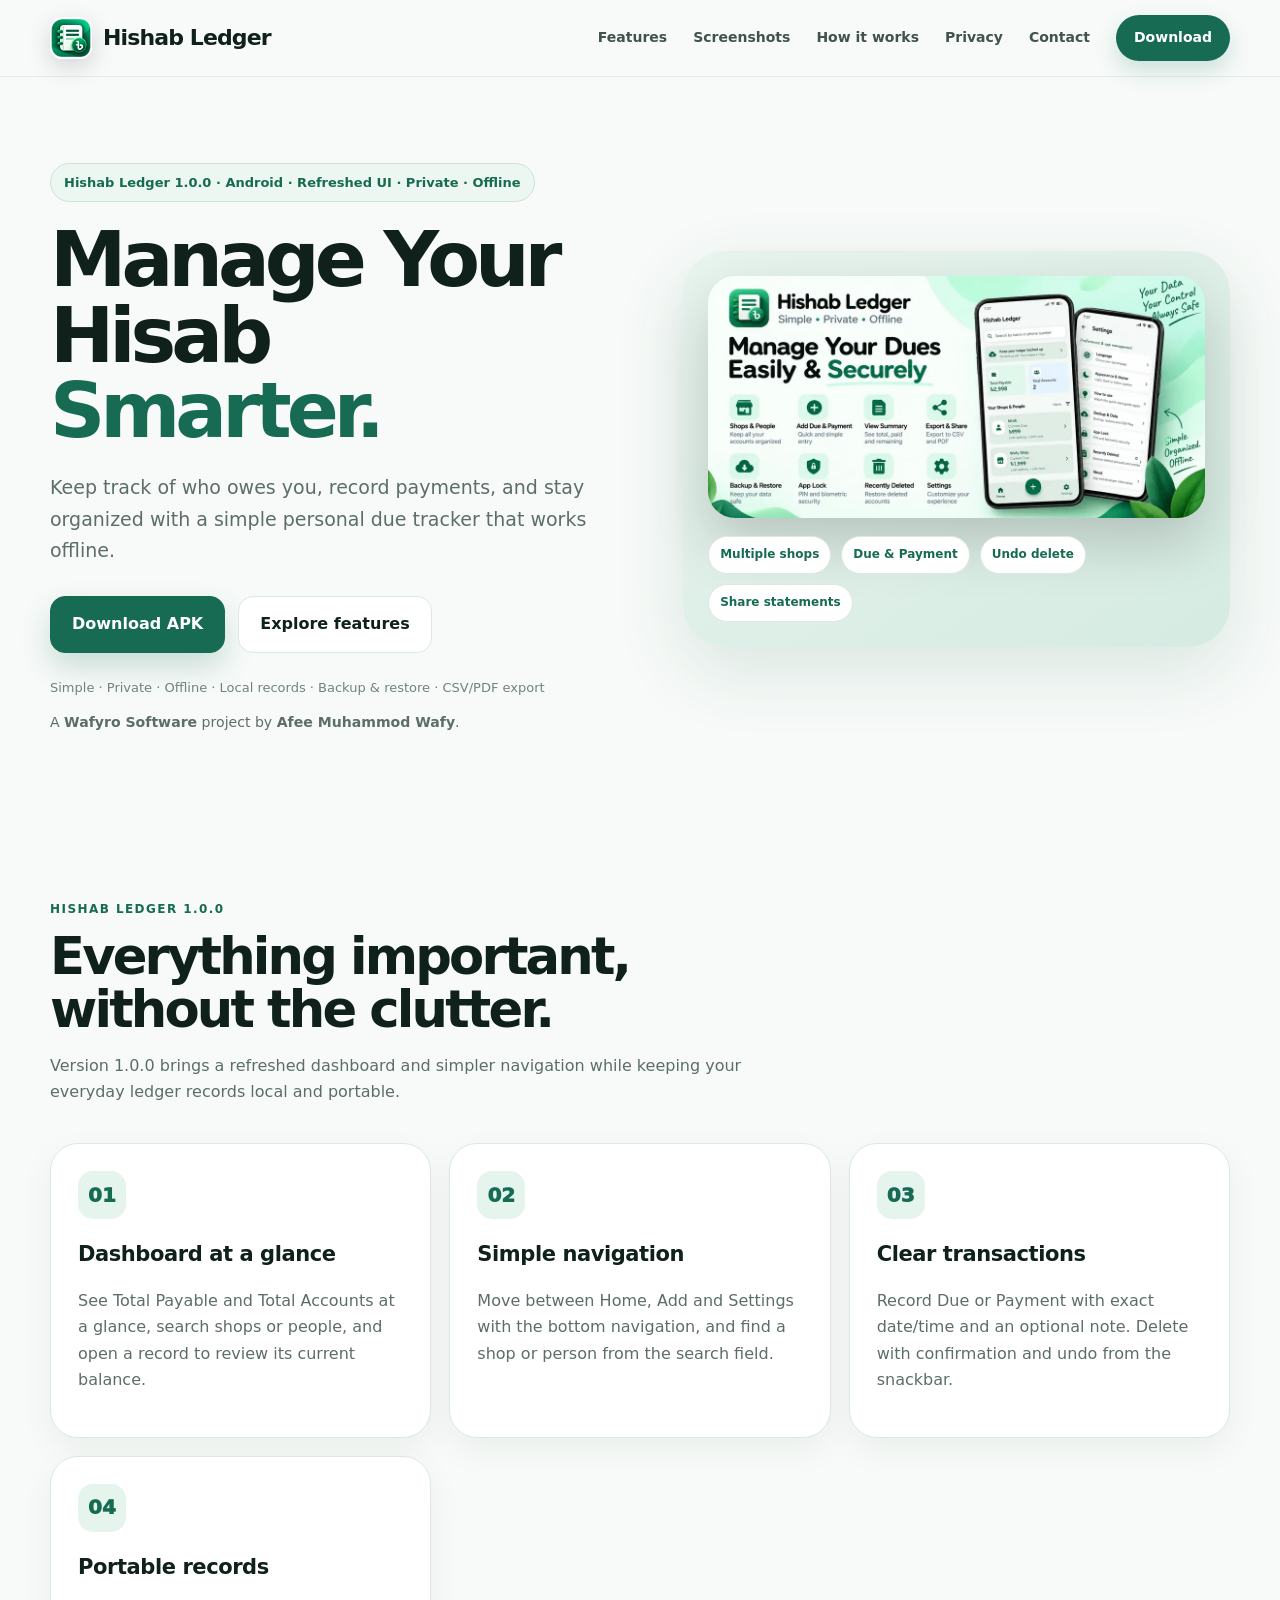
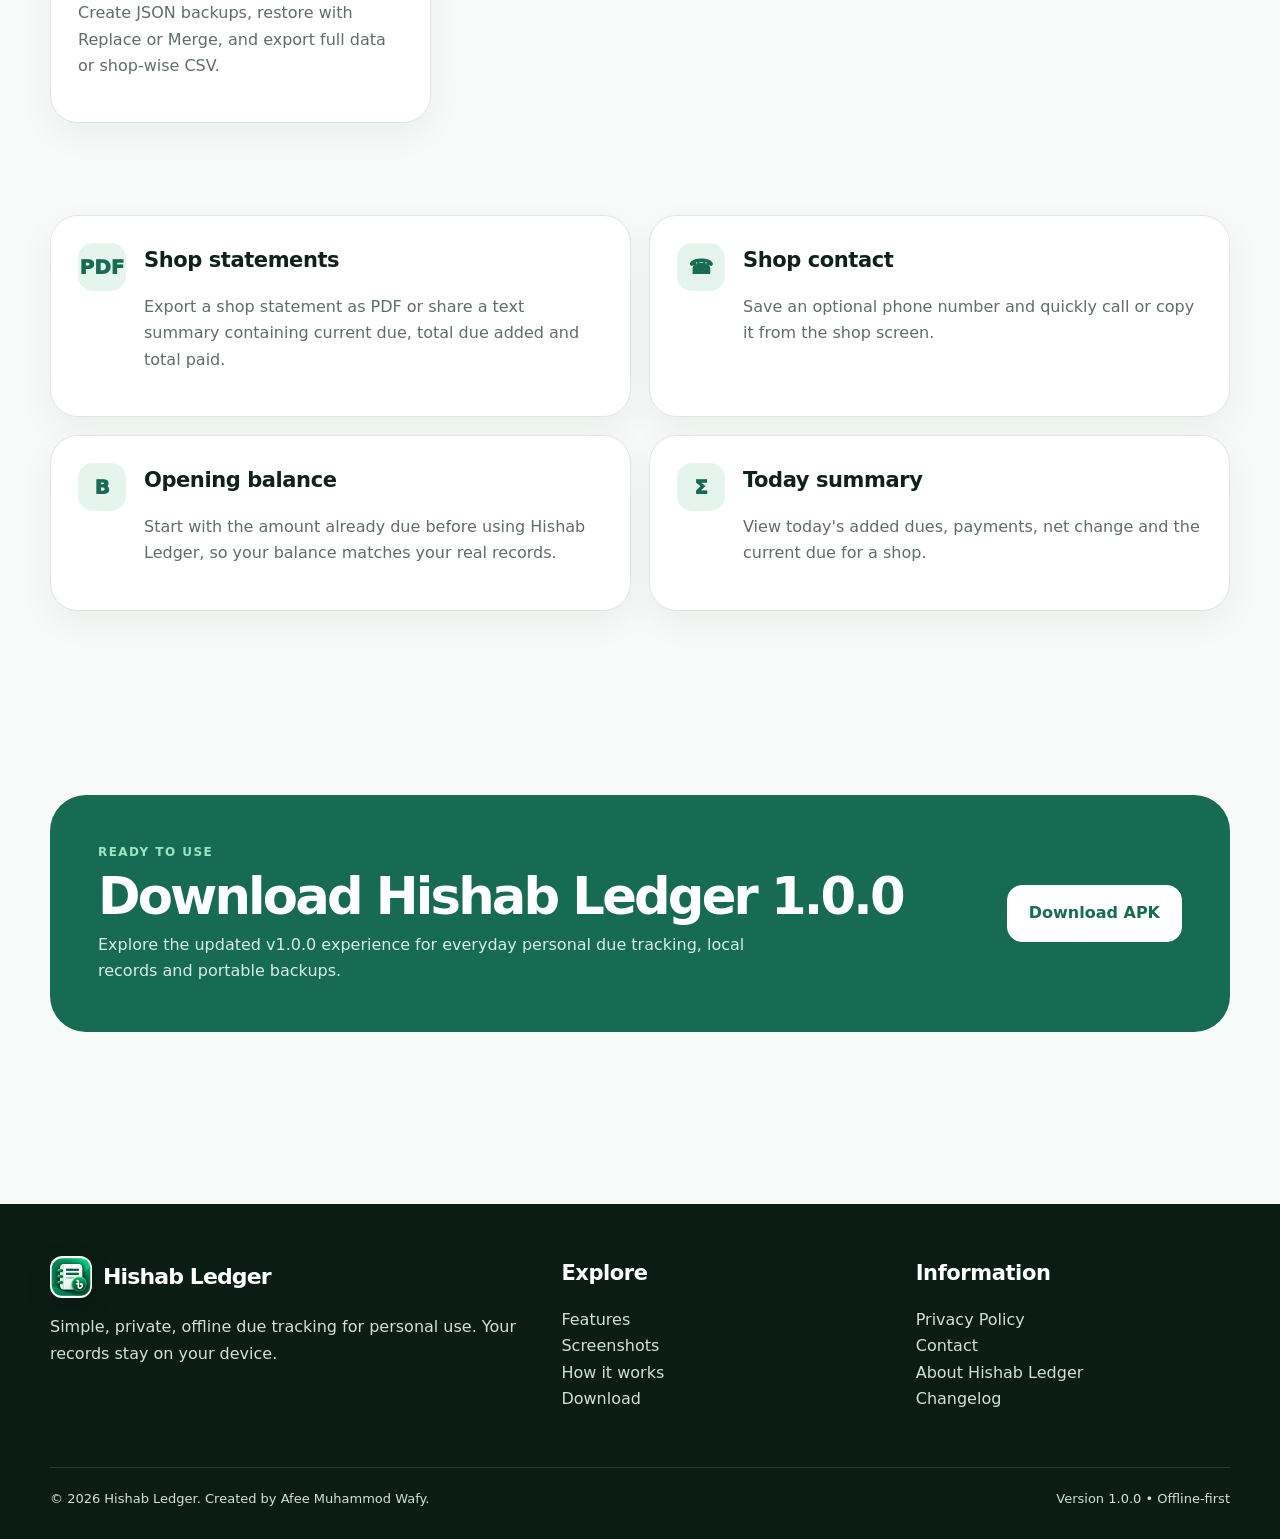
<file: index.html>
<!doctype html>
<html lang="en">
<head>
<meta charset="utf-8">
<meta name="viewport" content="width=device-width, initial-scale=1">
<title>Hishab Ledger | Private Offline Hisab & Due Tracker — Wafyro Software</title>
<meta name="description" content="Hishab Ledger is a private, offline-first Android app for personal hisab, shop due and payment tracking, built by Wafyro Software.">
<meta name="robots" content="index,follow">
<meta name="author" content="Afee Muhammod Wafy">
<link rel="canonical" href="https://hishabledger.amwafy.xyz/">
<meta property="og:locale" content="en_US">
<meta property="og:type" content="website">
<meta property="og:site_name" content="Hishab Ledger">
<meta property="og:title" content="Hishab Ledger 1.0.0 — Smarter Offline Hisab & Due Tracker for Android">
<meta property="og:description" content="Hishab Ledger is a private, offline Android hisab and due tracker for shops and people. Track dues, payments, balances, statements and backups locally.">
<meta property="og:url" content="https://hishabledger.amwafy.xyz/">
<meta property="og:image" content="https://hishabledger.amwafy.xyz/assets/feature-graphic.webp">
<meta property="og:image:alt" content="Hishab Ledger Android app feature graphic">
<meta property="og:image:width" content="1024">
<meta property="og:image:height" content="500">
<meta name="twitter:card" content="summary_large_image">
<meta name="twitter:title" content="Hishab Ledger 1.0.0 — Smarter Offline Hisab & Due Tracker for Android">
<meta name="twitter:description" content="Hishab Ledger is a private, offline Android hisab and due tracker for shops and people. Track dues, payments, balances, statements and backups locally.">
<meta name="twitter:image:alt" content="Hishab Ledger Android app feature graphic">
<meta name="twitter:image" content="https://hishabledger.amwafy.xyz/assets/feature-graphic.webp">
<link rel="icon" type="image/x-icon" href="favicon.ico">
<link rel="icon" type="image/webp" sizes="48x48" href="assets/favicon-48x48.webp">
<link rel="icon" type="image/png" sizes="32x32" href="assets/favicon-32x32.png">
<link rel="icon" type="image/png" sizes="16x16" href="assets/favicon-16x16.png">
<link rel="apple-touch-icon" href="assets/apple-touch-icon.png">
<link rel="manifest" href="site.webmanifest">
<meta name="mobile-web-app-capable" content="yes">
<meta name="theme-color" content="#0f5942">

<link rel="preload" as="image" href="assets/hishabledger-icon.webp" fetchpriority="high">
<link rel="preload" as="image" href="assets/feature-graphic.webp" fetchpriority="high">
<link rel="stylesheet" href="styles.css">
<script type="application/ld+json">{
  "@context":"https://schema.org",
  "@graph":[
    {
      "@type":"WebSite",
      "@id":"https://hishabledger.amwafy.xyz/#website",
      "name":"Hishab Ledger",
      "url":"https://hishabledger.amwafy.xyz/",
      "publisher":{"@id":"https://hishabledger.amwafy.xyz/#organization"},
      "inLanguage":"en"
    },
    {
      "@type":"Organization",
      "@id":"https://hishabledger.amwafy.xyz/#organization",
      "name":"Wafyro Software",
      "url":"https://amwafy.xyz/",
      "sameAs":["https://amwafy.xyz/"],
      "founder":{"@id":"https://hishabledger.amwafy.xyz/#person"}
    },
    {
      "@type":"Person",
      "@id":"https://hishabledger.amwafy.xyz/#person",
      "name":"Afee Muhammod Wafy",
      "url":"https://afeemuhammodwafy.com/",
      "sameAs":["https://afeemuhammodwafy.com/"],
      "worksFor":{"@id":"https://hishabledger.amwafy.xyz/#organization"}
    },
    {
      "@type":"SoftwareApplication",
      "name":"Hishab Ledger",
      "applicationCategory":"FinanceApplication",
      "operatingSystem":"Android",
      "softwareVersion":"1.0.0",
      "description":"A simple, private, offline personal hisab and due tracker for shops and people.",
      "identifier":"com.wafyro.hishabledger",
      "url":"https://hishabledger.amwafy.xyz/",
      "author":{"@id":"https://hishabledger.amwafy.xyz/#person"},
      "publisher":{"@id":"https://hishabledger.amwafy.xyz/#organization"},
      "brand":{"@id":"https://hishabledger.amwafy.xyz/#organization"},
      "offers":{"@type":"Offer","price":"0","priceCurrency":"USD"}
    }
  ]
}</script>
</head>
<body>
<header class="nav">
  <div class="container nav-in">
    <a class="brand" href="/" aria-label="Hishab Ledger home"><span class="logo"><img src="assets/hishabledger-icon.webp" alt="" width="42" height="42" loading="eager" decoding="async" fetchpriority="high"></span><span>Hishab Ledger</span></a>
    <button class="menu" data-menu aria-label="Open navigation" aria-expanded="false">☰</button>
    <nav class="navlinks" data-links>
      <a href="features/">Features</a>
      <a href="screenshots/">Screenshots</a>
      <a href="how-it-works/">How it works</a>
      <a href="privacy/">Privacy</a>
      <a href="contact/">Contact</a>
      <a class="nav-cta" href="download/">Download</a>
    </nav>
  </div>
</header>
<main>
<section class="hero"><div class="container hero-grid">
  <div>
    <div class="eyebrow">Hishab Ledger 1.0.0 · Android · Refreshed UI · Private · Offline</div>
    <h1>Manage Your Hisab<br><span>Smarter.</span></h1>
    <p class="lead">Keep track of who owes you, record payments, and stay organized with a simple personal due tracker that works offline.</p>
    <div class="actions"><a class="btn btn-primary" href="assets/hishabledger.apk" download="hishabledger.apk">Download APK</a><a class="btn btn-soft" href="features/">Explore features</a></div>
    <p class="note">Simple · Private · Offline · Local records · Backup & restore · CSV/PDF export</p>
    <p class="micro-note">A <strong>Wafyro Software</strong> project by <strong>Afee Muhammod Wafy</strong>.</p>
  </div>
  <div class="hero-art"><img src="assets/feature-graphic.webp" alt="Hishab Ledger feature graphic showing personal due tracking, payments and records" loading="eager" decoding="async" fetchpriority="high"><div class="pill-row"><span class="pill">Multiple shops</span><span class="pill">Due & Payment</span><span class="pill">Undo delete</span><span class="pill">Share statements</span></div></div>
</div></section>
<section class="section"><div class="container"><div class="section-head"><div class="kicker">Hishab Ledger 1.0.0</div><h2>Everything important, without the clutter.</h2><p class="muted">Version 1.0.0 brings a refreshed dashboard and simpler navigation while keeping your everyday ledger records local and portable.</p></div>
<div class="grid-3">
<div class="card"><div class="icon">01</div><h3>Dashboard at a glance</h3><p class="muted">See Total Payable and Total Accounts at a glance, search shops or people, and open a record to review its current balance.</p></div>
<div class="card"><div class="icon">02</div><h3>Simple navigation</h3><p class="muted">Move between Home, Add and Settings with the bottom navigation, and find a shop or person from the search field.</p></div>
<div class="card"><div class="icon">03</div><h3>Clear transactions</h3><p class="muted">Record Due or Payment with exact date/time and an optional note. Delete with confirmation and undo from the snackbar.</p></div>
<div class="card"><div class="icon">04</div><h3>Portable records</h3><p class="muted">Create JSON backups, restore with Replace or Merge, and export full data or shop-wise CSV.</p></div>
</div></div></section>
<section class="section" style="padding-top:0"><div class="container"><div class="feature-grid">
<div class="card feature"><div class="icon">PDF</div><div><h3>Shop statements</h3><p class="muted">Export a shop statement as PDF or share a text summary containing current due, total due added and total paid.</p></div></div>
<div class="card feature"><div class="icon">☎</div><div><h3>Shop contact</h3><p class="muted">Save an optional phone number and quickly call or copy it from the shop screen.</p></div></div>
<div class="card feature"><div class="icon">B</div><div><h3>Opening balance</h3><p class="muted">Start with the amount already due before using Hishab Ledger, so your balance matches your real records.</p></div></div>
<div class="card feature"><div class="icon">Σ</div><div><h3>Today summary</h3><p class="muted">View today's added dues, payments, net change and the current due for a shop.</p></div></div>
</div></div></section>
<section class="section"><div class="container"><div class="band"><div><div class="kicker" style="color:#9ce4c6">Ready to use</div><h2 style="margin:8px 0;color:#fff">Download Hishab Ledger 1.0.0</h2><p>Explore the updated v1.0.0 experience for everyday personal due tracking, local records and portable backups.</p></div><a class="btn" href="download/">Download APK</a></div></div></section>
</main>
<footer class="footer">
  <div class="container footer-grid">
    <div><div class="brand" style="color:#fff"><span class="logo"><img src="assets/hishabledger-icon.webp" alt="" width="42" height="42" loading="eager" decoding="async" fetchpriority="high"></span><span>Hishab Ledger</span></div><p>Simple, private, offline due tracking for personal use. Your records stay on your device.</p></div>
    <div><h3>Explore</h3><p><a href="features/">Features</a><br><a href="screenshots/">Screenshots</a><br><a href="how-it-works/">How it works</a><br><a href="download/">Download</a></p></div>
    <div><h3>Information</h3><p><a href="privacy/">Privacy Policy</a><br><a href="contact/">Contact</a><br><a href="about/">About Hishab Ledger</a><br><a href="changelog/">Changelog</a></p></div>
  </div>
  <div class="container footer-bottom"><span>© 2026 Hishab Ledger. Created by Afee Muhammod Wafy.</span><span>Version 1.0.0 • Offline-first</span></div>
</footer>
<script src="script.js"></script>
</body>
</html>
</file>
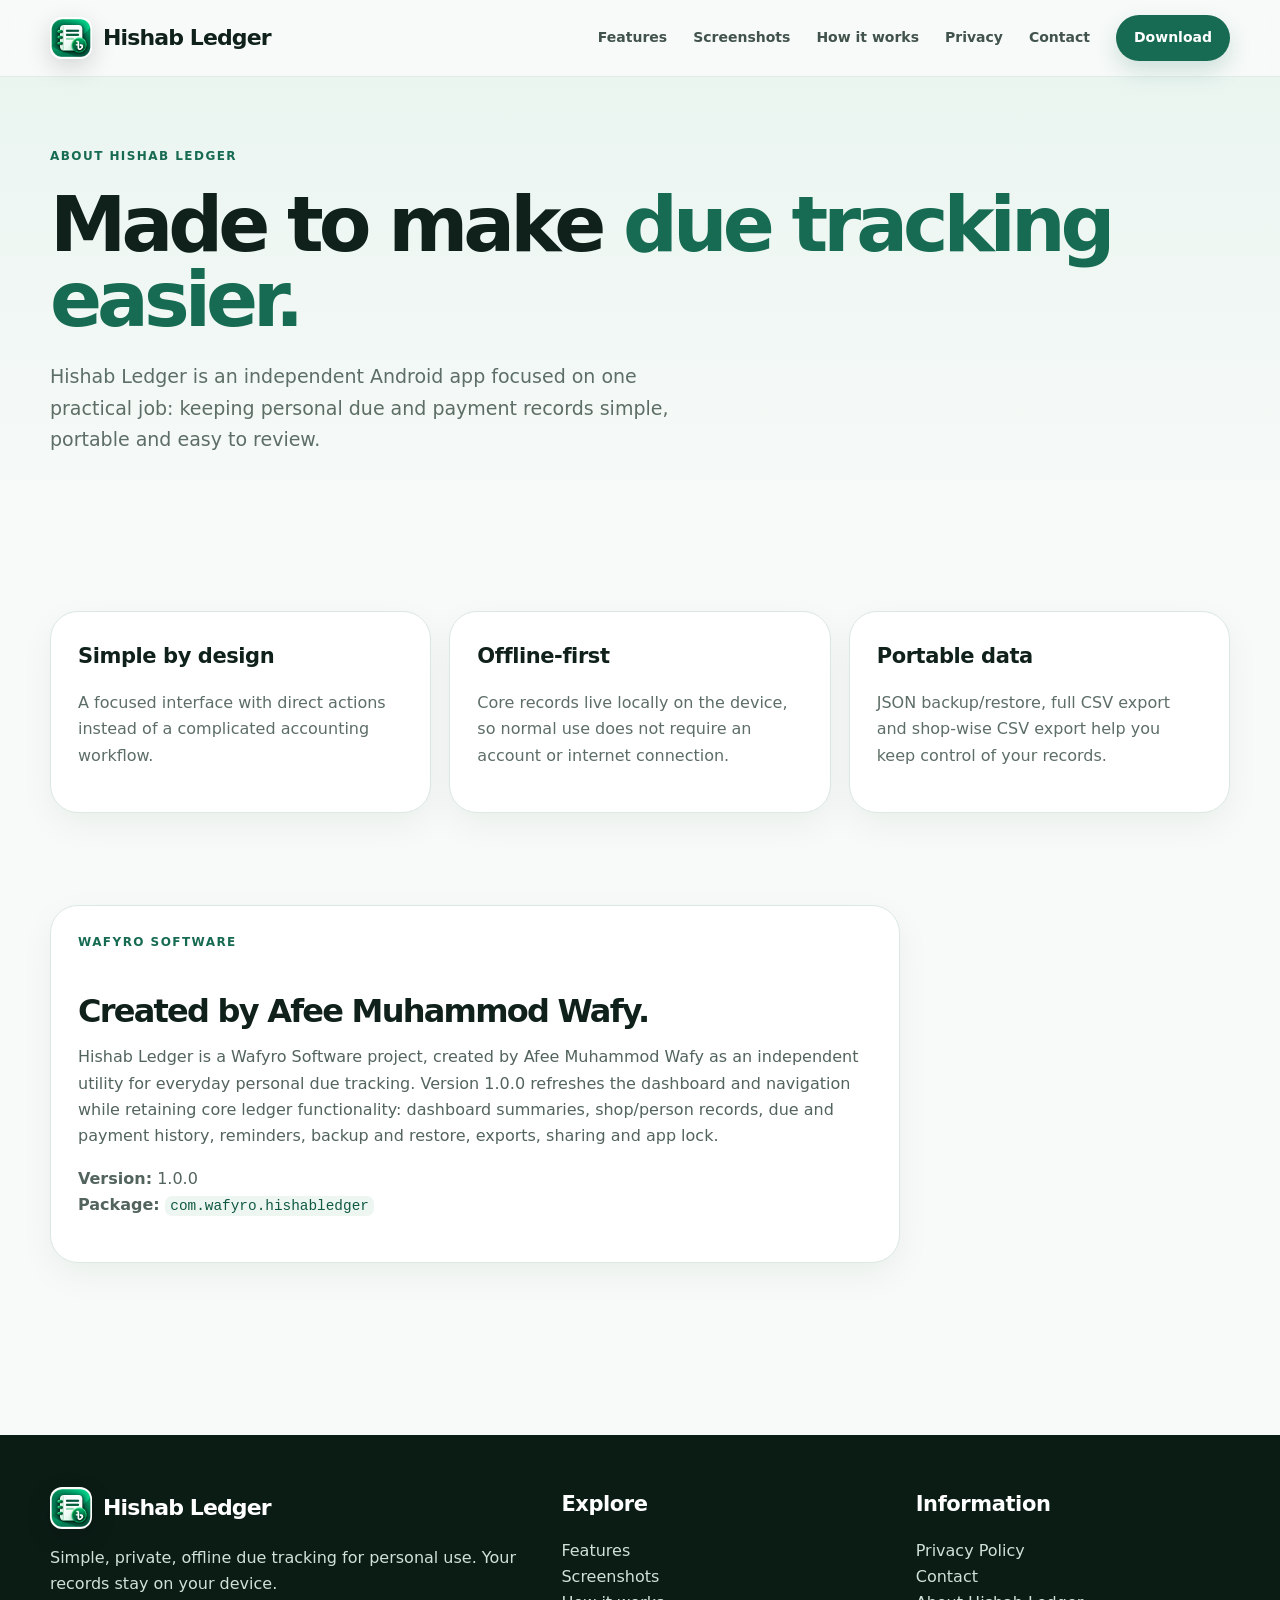
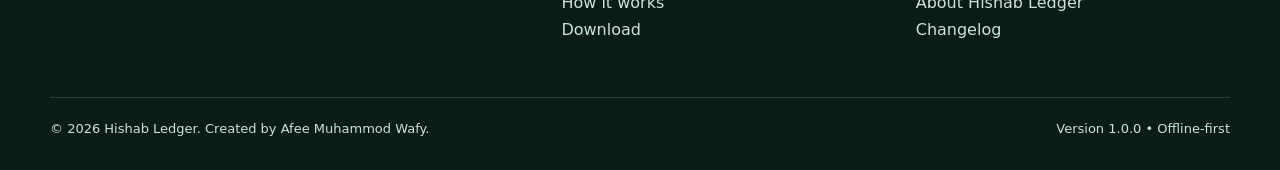
<file: about/index.html>
<!doctype html>
<html lang="en">
<head>
<meta charset="utf-8">
<meta name="viewport" content="width=device-width, initial-scale=1">
<title>About Hishab Ledger — Private Offline Hisab App | Wafyro Software</title>
<meta name="description" content="Learn about Hishab Ledger, an Android app for simple private and offline hisab, shop due and payment tracking, built by Afee Muhammod Wafy under Wafyro Software.">
<meta name="robots" content="index,follow">
<meta name="author" content="Afee Muhammod Wafy">
<link rel="canonical" href="https://hishabledger.amwafy.xyz/about/">
<meta property="og:locale" content="en_US">
<meta property="og:type" content="website">
<meta property="og:site_name" content="Hishab Ledger">
<meta property="og:title" content="About Hishab Ledger — Private Offline Due Tracking App">
<meta property="og:description" content="Learn about Hishab Ledger, an Android app for simple private and offline hisab, shop due and payment tracking, built by Afee Muhammod Wafy under Wafyro Software.">
<meta property="og:url" content="https://hishabledger.amwafy.xyz/about/">
<meta property="og:image" content="https://hishabledger.amwafy.xyz/assets/feature-graphic.webp">
<meta property="og:image:alt" content="Hishab Ledger Android app feature graphic">
<meta property="og:image:width" content="1024">
<meta property="og:image:height" content="500">
<meta name="twitter:card" content="summary_large_image">
<meta name="twitter:title" content="About Hishab Ledger — Private Offline Due Tracking App">
<meta name="twitter:description" content="Learn about Hishab Ledger, an Android app for simple private and offline hisab, shop due and payment tracking, built by Afee Muhammod Wafy under Wafyro Software.">
<meta name="twitter:image:alt" content="Hishab Ledger Android app feature graphic">
<meta name="twitter:image" content="https://hishabledger.amwafy.xyz/assets/feature-graphic.webp">
<link rel="icon" type="image/x-icon" href="../favicon.ico">
<link rel="icon" type="image/webp" sizes="48x48" href="../assets/favicon-48x48.webp">
<link rel="icon" type="image/png" sizes="32x32" href="../assets/favicon-32x32.png">
<link rel="icon" type="image/png" sizes="16x16" href="../assets/favicon-16x16.png">
<link rel="apple-touch-icon" href="../assets/apple-touch-icon.png">
<link rel="manifest" href="../site.webmanifest">
<meta name="mobile-web-app-capable" content="yes">
<meta name="theme-color" content="#0f5942">

<link rel="preload" as="image" href="../assets/hishabledger-icon.webp" fetchpriority="high">
<link rel="stylesheet" href="../styles.css">

</head>
<body>
<header class="nav">
  <div class="container nav-in">
    <a class="brand" href="../" aria-label="Hishab Ledger home"><span class="logo"><img src="../assets/hishabledger-icon.webp" alt="" width="42" height="42" loading="eager" decoding="async" fetchpriority="high"></span><span>Hishab Ledger</span></a>
    <button class="menu" data-menu aria-label="Open navigation" aria-expanded="false">☰</button>
    <nav class="navlinks" data-links>
      <a href="../features/">Features</a>
      <a href="../screenshots/">Screenshots</a>
      <a href="../how-it-works/">How it works</a>
      <a href="../privacy/">Privacy</a>
      <a href="../contact/">Contact</a>
      <a class="nav-cta" href="../download/">Download</a>
    </nav>
  </div>
</header>
<main>
<section class="page-hero"><div class="container"><div class="kicker">About Hishab Ledger</div><h1>Made to make <span>due tracking easier.</span></h1><p class="lead">Hishab Ledger is an independent Android app focused on one practical job: keeping personal due and payment records simple, portable and easy to review.</p></div></section>
<section class="section"><div class="container grid-3">
<div class="card"><h3>Simple by design</h3><p class="muted">A focused interface with direct actions instead of a complicated accounting workflow.</p></div>
<div class="card"><h3>Offline-first</h3><p class="muted">Core records live locally on the device, so normal use does not require an account or internet connection.</p></div>
<div class="card"><h3>Portable data</h3><p class="muted">JSON backup/restore, full CSV export and shop-wise CSV export help you keep control of your records.</p></div>
</div></section>
<section class="section" style="padding-top:0"><div class="container"><div class="card prose"><div class="kicker">Wafyro Software</div><h2>Created by <a href="https://afeemuhammodwafy.com/" rel="me">Afee Muhammod Wafy</a>.</h2><p>Hishab Ledger is a <a href="https://amwafy.xyz/" rel="external">Wafyro Software</a> project, created by Afee Muhammod Wafy as an independent utility for everyday personal due tracking. Version 1.0.0 refreshes the dashboard and navigation while retaining core ledger functionality: dashboard summaries, shop/person records, due and payment history, reminders, backup and restore, exports, sharing and app lock.</p><p><strong>Version:</strong> 1.0.0<br><strong>Package:</strong> <code>com.wafyro.hishabledger</code></p></div></div></section>
</main>
<footer class="footer">
  <div class="container footer-grid">
    <div><div class="brand" style="color:#fff"><span class="logo"><img src="../assets/hishabledger-icon.webp" alt="" width="42" height="42" loading="eager" decoding="async" fetchpriority="high"></span><span>Hishab Ledger</span></div><p>Simple, private, offline due tracking for personal use. Your records stay on your device.</p></div>
    <div><h3>Explore</h3><p><a href="../features/">Features</a><br><a href="../screenshots/">Screenshots</a><br><a href="../how-it-works/">How it works</a><br><a href="../download/">Download</a></p></div>
    <div><h3>Information</h3><p><a href="../privacy/">Privacy Policy</a><br><a href="../contact/">Contact</a><br><a href="../about/">About Hishab Ledger</a><br><a href="../changelog/">Changelog</a></p></div>
  </div>
  <div class="container footer-bottom"><span>© 2026 Hishab Ledger. Created by Afee Muhammod Wafy.</span><span>Version 1.0.0 • Offline-first</span></div>
</footer>
<script src="../script.js"></script>
</body>
</html>
</file>
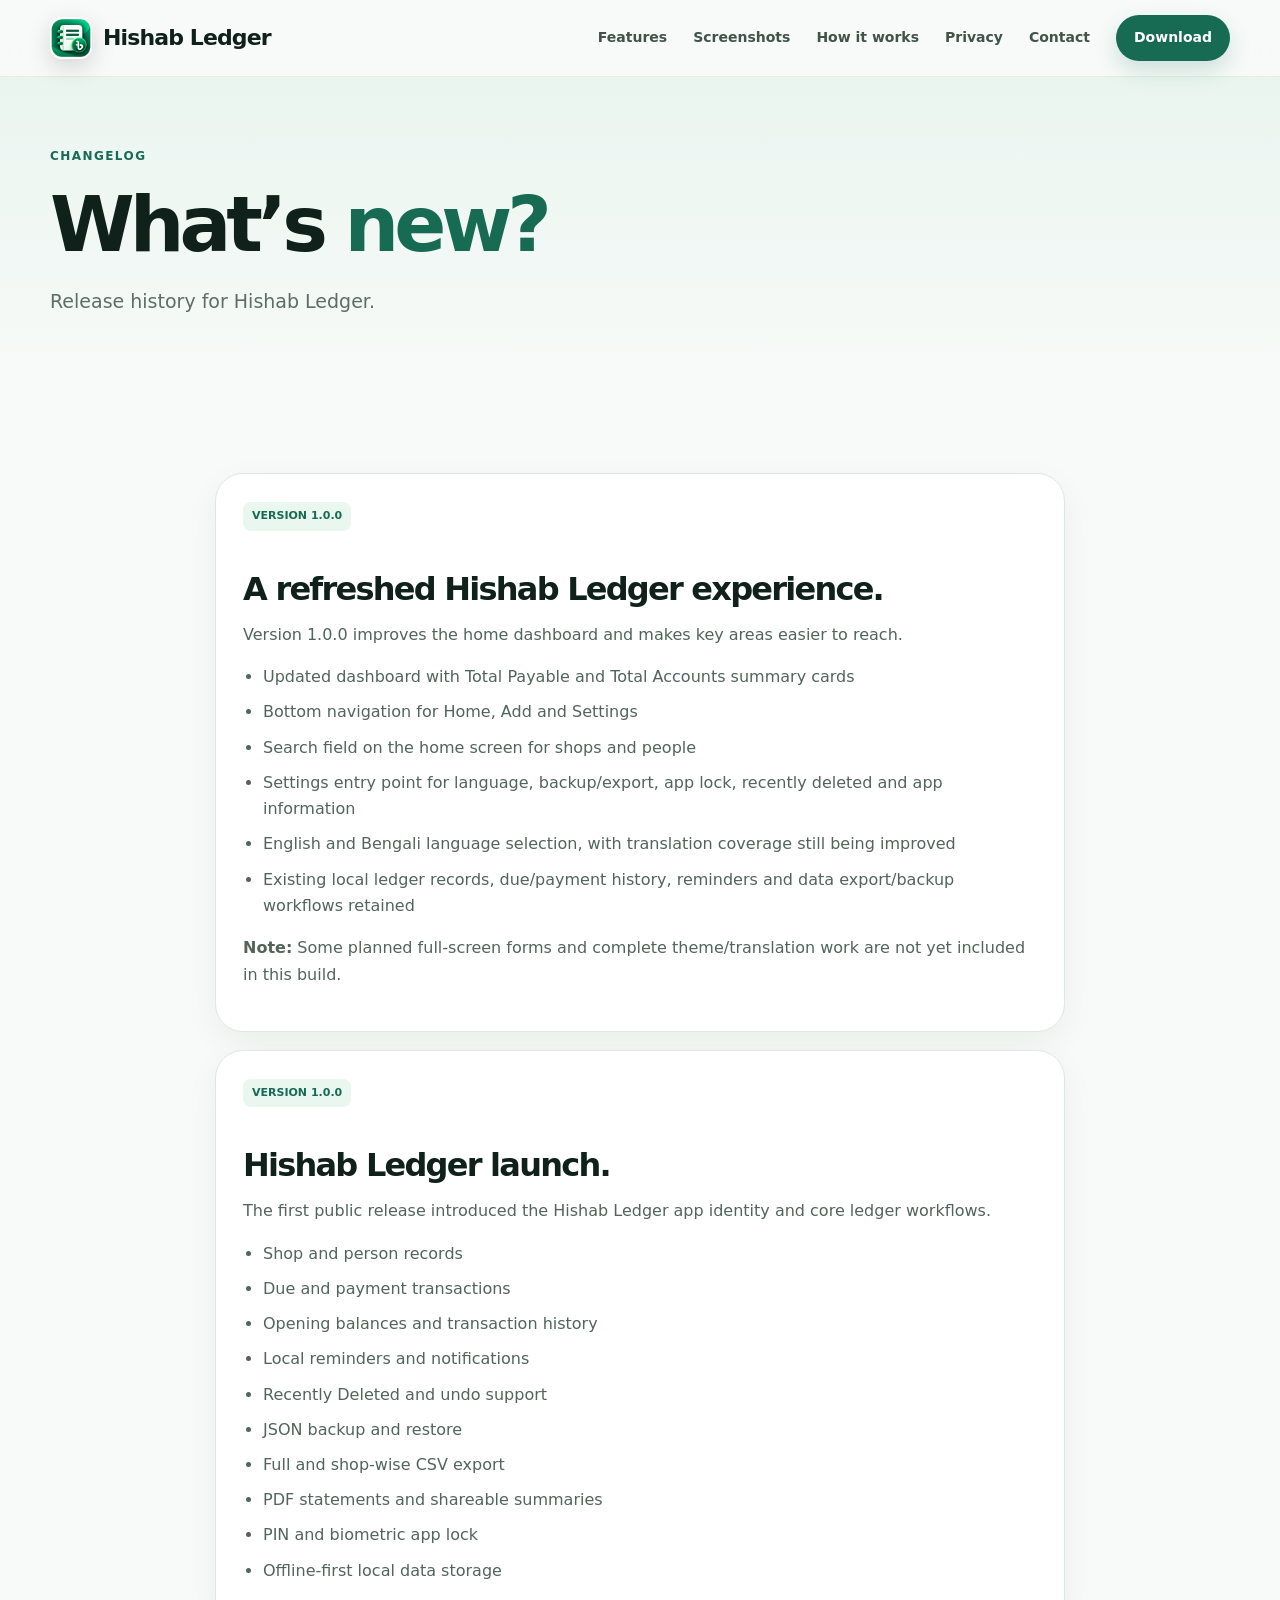
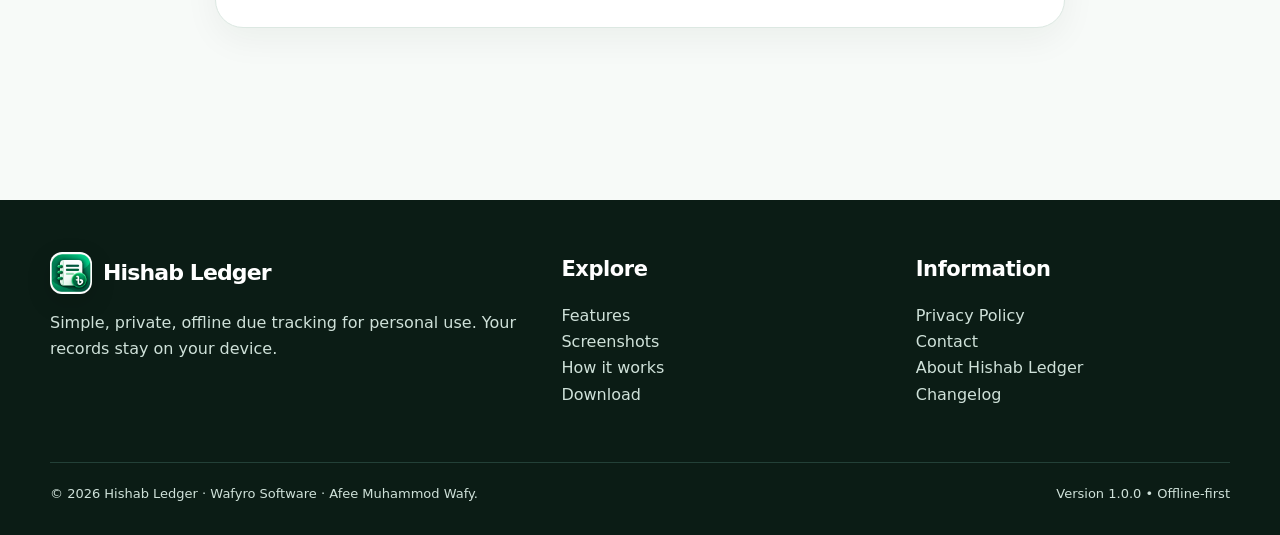
<file: changelog/index.html>
<!doctype html>
<html lang="en">
<head>
<meta charset="utf-8">
<meta name="viewport" content="width=device-width, initial-scale=1">
<title>Hishab Ledger Changelog — Release History</title>
<meta name="description" content="See Hishab Ledger release history, including transaction management, statements, PDF/CSV export, sharing and backup and restore improvements.">
<meta name="robots" content="index,follow">
<meta name="author" content="Afee Muhammod Wafy">
<link rel="canonical" href="https://hishabledger.amwafy.xyz/changelog/">
<meta property="og:locale" content="en_US">
<meta property="og:type" content="website">
<meta property="og:site_name" content="Hishab Ledger">
<meta property="og:title" content="Hishab Ledger Changelog — Release History">
<meta property="og:description" content="See Hishab Ledger release history, including transaction management, statements, PDF/CSV export, sharing and backup and restore improvements.">
<meta property="og:url" content="https://hishabledger.amwafy.xyz/changelog/">
<meta property="og:image" content="https://hishabledger.amwafy.xyz/assets/feature-graphic.webp">
<meta property="og:image:alt" content="Hishab Ledger Android app feature graphic">
<meta property="og:image:width" content="1024">
<meta property="og:image:height" content="500">
<meta name="twitter:card" content="summary_large_image">
<meta name="twitter:title" content="Hishab Ledger Changelog — Release History">
<meta name="twitter:description" content="See Hishab Ledger release history, including transaction management, statements, PDF/CSV export, sharing and backup and restore improvements.">
<meta name="twitter:image:alt" content="Hishab Ledger Android app feature graphic">
<meta name="twitter:image" content="https://hishabledger.amwafy.xyz/assets/feature-graphic.webp">
<link rel="icon" type="image/x-icon" href="../favicon.ico">
<link rel="icon" type="image/webp" sizes="48x48" href="../assets/favicon-48x48.webp">
<link rel="icon" type="image/png" sizes="32x32" href="../assets/favicon-32x32.png">
<link rel="icon" type="image/png" sizes="16x16" href="../assets/favicon-16x16.png">
<link rel="apple-touch-icon" href="../assets/apple-touch-icon.png">
<link rel="manifest" href="../site.webmanifest">
<meta name="mobile-web-app-capable" content="yes">
<meta name="theme-color" content="#0f5942">

<link rel="preload" as="image" href="../assets/hishabledger-icon.webp" fetchpriority="high">
<link rel="stylesheet" href="../styles.css">

</head>
<body>
<header class="nav">
  <div class="container nav-in">
    <a class="brand" href="../" aria-label="Hishab Ledger home"><span class="logo"><img src="../assets/hishabledger-icon.webp" alt="" width="42" height="42" loading="eager" decoding="async" fetchpriority="high"></span><span>Hishab Ledger</span></a>
    <button class="menu" data-menu aria-label="Open navigation" aria-expanded="false">☰</button>
    <nav class="navlinks" data-links>
      <a href="../features/">Features</a>
      <a href="../screenshots/">Screenshots</a>
      <a href="../how-it-works/">How it works</a>
      <a href="../privacy/">Privacy</a>
      <a href="../contact/">Contact</a>
      <a class="nav-cta" href="../download/">Download</a>
    </nav>
  </div>
</header>
<main>
<section class="page-hero"><div class="container"><div class="kicker">Changelog</div><h1>What’s <span>new?</span></h1><p class="lead">Release history for Hishab Ledger.</p></div></section>
<section class="section"><div class="container prose">
<div class="card"><span class="badge">VERSION 1.0.0</span><h2>A refreshed Hishab Ledger experience.</h2><p>Version 1.0.0 improves the home dashboard and makes key areas easier to reach.</p><ul>
<li>Updated dashboard with Total Payable and Total Accounts summary cards</li>
<li>Bottom navigation for Home, Add and Settings</li>
<li>Search field on the home screen for shops and people</li>
<li>Settings entry point for language, backup/export, app lock, recently deleted and app information</li>
<li>English and Bengali language selection, with translation coverage still being improved</li>
<li>Existing local ledger records, due/payment history, reminders and data export/backup workflows retained</li>
</ul><p><strong>Note:</strong> Some planned full-screen forms and complete theme/translation work are not yet included in this build.</p></div>
<div class="card" style="margin-top:18px"><span class="badge">VERSION 1.0.0</span><h2>Hishab Ledger launch.</h2><p>The first public release introduced the Hishab Ledger app identity and core ledger workflows.</p><ul>
<li>Shop and person records</li><li>Due and payment transactions</li><li>Opening balances and transaction history</li><li>Local reminders and notifications</li><li>Recently Deleted and undo support</li><li>JSON backup and restore</li><li>Full and shop-wise CSV export</li><li>PDF statements and shareable summaries</li><li>PIN and biometric app lock</li><li>Offline-first local data storage</li>
</ul></div>
</div></section>
</main>
<footer class="footer">
  <div class="container footer-grid">
    <div><div class="brand" style="color:#fff"><span class="logo"><img src="../assets/hishabledger-icon.webp" alt="" width="42" height="42" loading="eager" decoding="async" fetchpriority="high"></span><span>Hishab Ledger</span></div><p>Simple, private, offline due tracking for personal use. Your records stay on your device.</p></div>
    <div><h3>Explore</h3><p><a href="../features/">Features</a><br><a href="../screenshots/">Screenshots</a><br><a href="../how-it-works/">How it works</a><br><a href="../download/">Download</a></p></div>
    <div><h3>Information</h3><p><a href="../privacy/">Privacy Policy</a><br><a href="../contact/">Contact</a><br><a href="../about/">About Hishab Ledger</a><br><a href="../changelog/">Changelog</a></p></div>
  </div>
  <div class="container footer-bottom"><span>© 2026 Hishab Ledger · Wafyro Software · Afee Muhammod Wafy.</span><span>Version 1.0.0 • Offline-first</span></div>
</footer>
<script src="../script.js"></script>
</body>
</html>
</file>
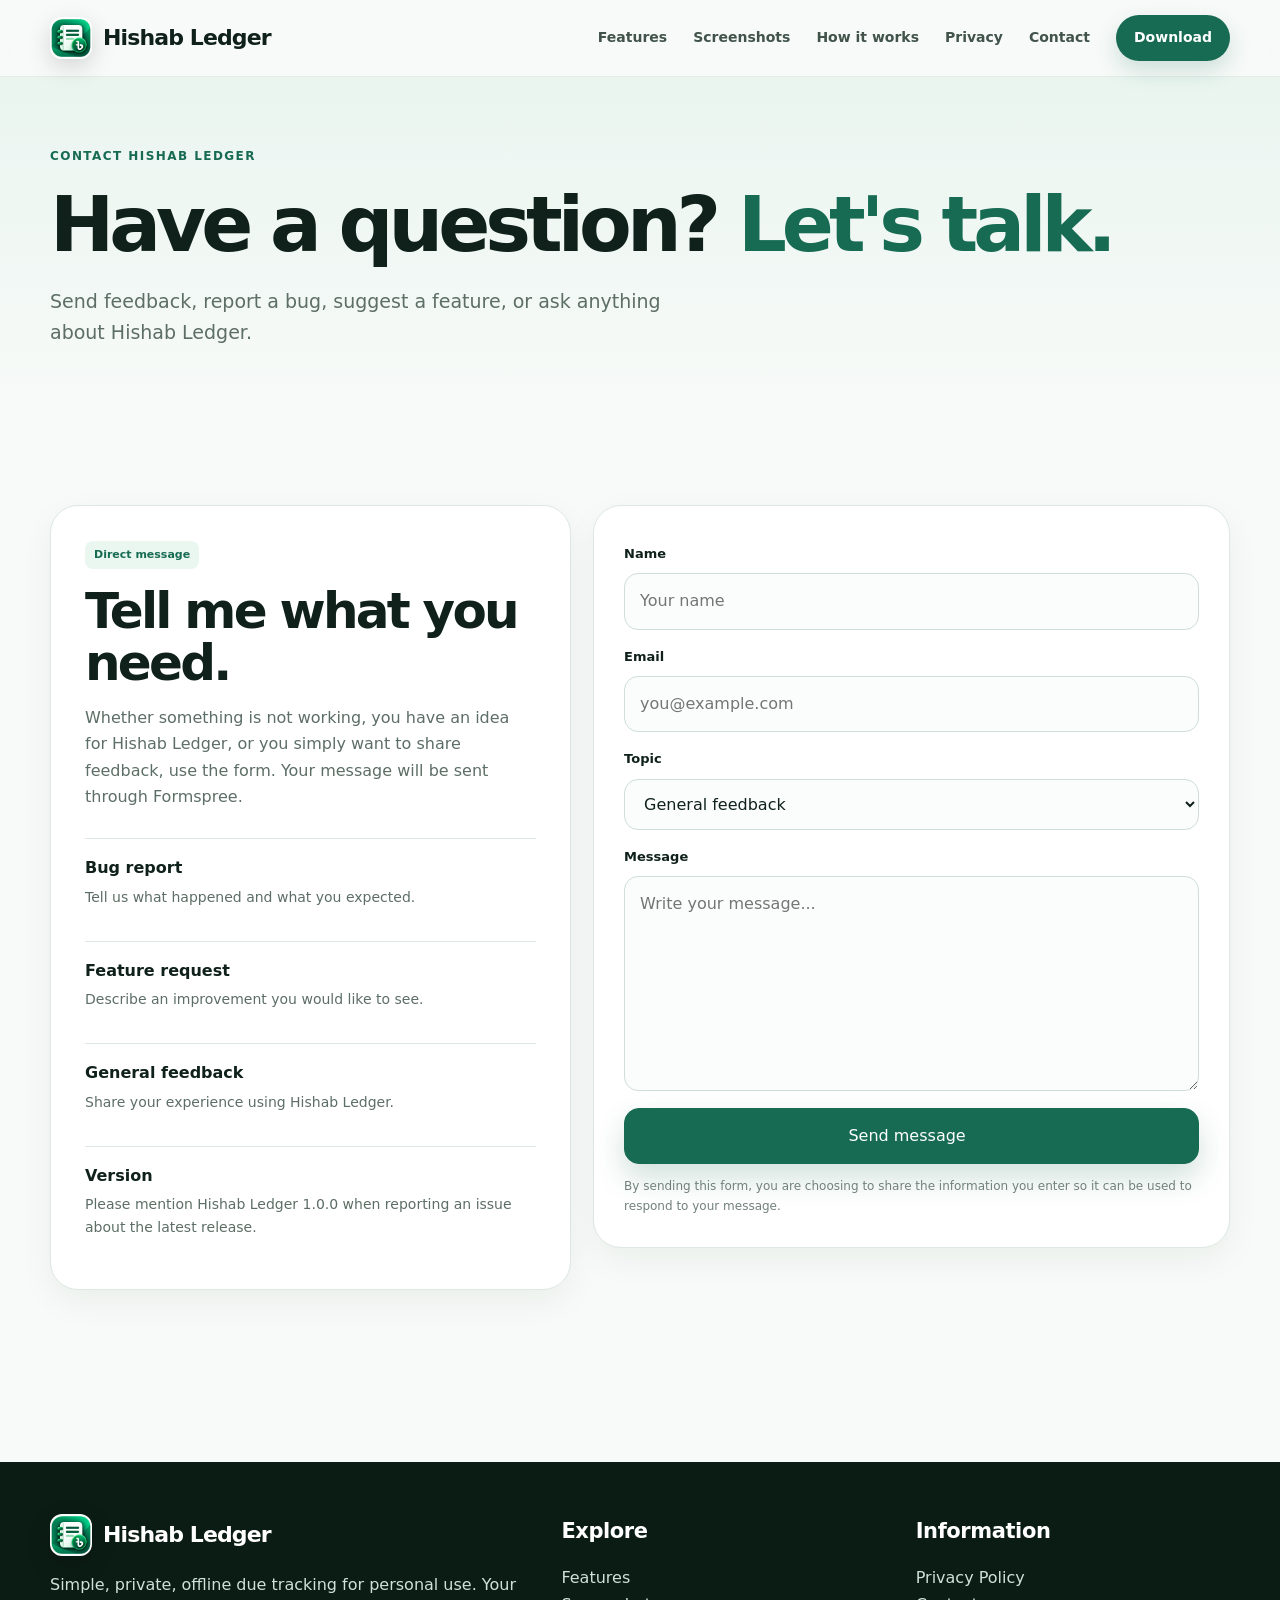
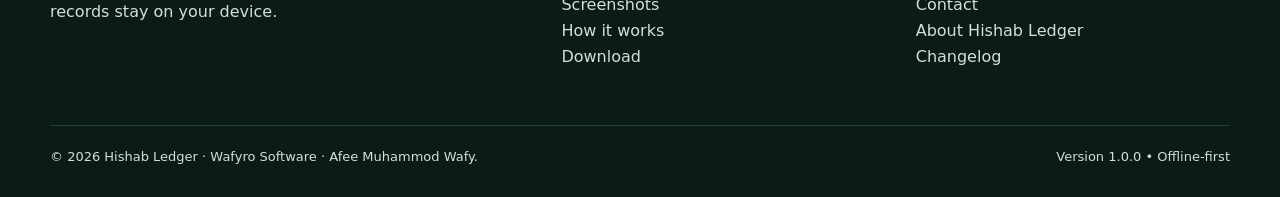
<file: contact/index.html>
<!doctype html>
<html lang="en">
<head>
<meta charset="utf-8">
<meta name="viewport" content="width=device-width, initial-scale=1">
<title>Contact Hishab Ledger — Feedback, Bug Reports & Feature Requests</title>
<meta name="description" content="Contact the Hishab Ledger team for feedback, bug reports, feature requests or questions about the Android hisab and due tracking app.">
<meta name="robots" content="index,follow">
<meta name="author" content="Afee Muhammod Wafy">
<link rel="canonical" href="https://hishabledger.amwafy.xyz/contact/">
<meta property="og:locale" content="en_US">
<meta property="og:type" content="website">
<meta property="og:site_name" content="Hishab Ledger">
<meta property="og:title" content="Contact Hishab Ledger — Feedback, Bug Reports & Feature Requests">
<meta property="og:description" content="Contact the Hishab Ledger team for feedback, bug reports, feature requests or questions about the Android hisab and due tracking app.">
<meta property="og:url" content="https://hishabledger.amwafy.xyz/contact/">
<meta property="og:image" content="https://hishabledger.amwafy.xyz/assets/feature-graphic.webp">
<meta property="og:image:alt" content="Hishab Ledger Android app feature graphic">
<meta property="og:image:width" content="1024">
<meta property="og:image:height" content="500">
<meta name="twitter:card" content="summary_large_image">
<meta name="twitter:title" content="Contact Hishab Ledger — Feedback, Bug Reports & Feature Requests">
<meta name="twitter:description" content="Contact the Hishab Ledger team for feedback, bug reports, feature requests or questions about the Android hisab and due tracking app.">
<meta name="twitter:image:alt" content="Hishab Ledger Android app feature graphic">
<meta name="twitter:image" content="https://hishabledger.amwafy.xyz/assets/feature-graphic.webp">
<link rel="icon" type="image/x-icon" href="../favicon.ico">
<link rel="icon" type="image/webp" sizes="48x48" href="../assets/favicon-48x48.webp">
<link rel="icon" type="image/png" sizes="32x32" href="../assets/favicon-32x32.png">
<link rel="icon" type="image/png" sizes="16x16" href="../assets/favicon-16x16.png">
<link rel="apple-touch-icon" href="../assets/apple-touch-icon.png">
<link rel="manifest" href="../site.webmanifest">
<meta name="mobile-web-app-capable" content="yes">
<meta name="theme-color" content="#0f5942">

<link rel="preload" as="image" href="../assets/hishabledger-icon.webp" fetchpriority="high">
<link rel="stylesheet" href="../styles.css">

</head>
<body>
<header class="nav">
  <div class="container nav-in">
    <a class="brand" href="../" aria-label="Hishab Ledger home"><span class="logo"><img src="../assets/hishabledger-icon.webp" alt="" width="42" height="42" loading="eager" decoding="async" fetchpriority="high"></span><span>Hishab Ledger</span></a>
    <button class="menu" data-menu aria-label="Open navigation" aria-expanded="false">☰</button>
    <nav class="navlinks" data-links>
      <a href="../features/">Features</a>
      <a href="../screenshots/">Screenshots</a>
      <a href="../how-it-works/">How it works</a>
      <a href="../privacy/">Privacy</a>
      <a href="../contact/" aria-current="page">Contact</a>
      <a class="nav-cta" href="../download/">Download</a>
    </nav>
  </div>
</header>
<main>
<section class="page-hero"><div class="container"><div class="kicker">Contact Hishab Ledger</div><h1>Have a question? <span>Let's talk.</span></h1><p class="lead">Send feedback, report a bug, suggest a feature, or ask anything about Hishab Ledger.</p></div></section>
<section class="section contact-section"><div class="container contact-grid">
<div class="contact-copy"><div class="card contact-card"><span class="badge">Direct message</span><h2>Tell me what you need.</h2><p class="muted">Whether something is not working, you have an idea for Hishab Ledger, or you simply want to share feedback, use the form. Your message will be sent through Formspree.</p><div class="contact-points"><div><strong>Bug report</strong><span>Tell us what happened and what you expected.</span></div><div><strong>Feature request</strong><span>Describe an improvement you would like to see.</span></div><div><strong>General feedback</strong><span>Share your experience using Hishab Ledger.</span></div><div><strong>Version</strong><span>Please mention Hishab Ledger 1.0.0 when reporting an issue about the latest release.</span></div></div></div></div>
<div class="card form-card"><div id="form-success" class="form-success" hidden>Thanks! Your message has been sent successfully.</div><form id="contact-form" action="https://formspree.io/f/meaoevlg" method="POST"><input type="hidden" name="_subject" value="Hishab Ledger Website Contact Message"><label for="name">Name</label><input id="name" name="name" type="text" autocomplete="name" placeholder="Your name" required><label for="email">Email</label><input id="email" name="email" type="email" autocomplete="email" placeholder="you@example.com" required><label for="topic">Topic</label><select id="topic" name="topic"><option>General feedback</option><option>Bug report</option><option>Feature request</option><option>Other</option></select><label for="message">Message</label><textarea id="message" name="message" rows="7" placeholder="Write your message..." required></textarea><button class="btn btn-primary form-submit" type="submit">Send message <span aria-hidden="true"></span></button><p class="form-note">By sending this form, you are choosing to share the information you enter so it can be used to respond to your message.</p></form></div>
</div></section>
</main>
<footer class="footer">
  <div class="container footer-grid">
    <div><div class="brand" style="color:#fff"><span class="logo"><img src="../assets/hishabledger-icon.webp" alt="" width="42" height="42" loading="eager" decoding="async" fetchpriority="high"></span><span>Hishab Ledger</span></div><p>Simple, private, offline due tracking for personal use. Your records stay on your device.</p></div>
    <div><h3>Explore</h3><p><a href="../features/">Features</a><br><a href="../screenshots/">Screenshots</a><br><a href="../how-it-works/">How it works</a><br><a href="../download/">Download</a></p></div>
    <div><h3>Information</h3><p><a href="../privacy/">Privacy Policy</a><br><a href="../contact/">Contact</a><br><a href="../about/">About Hishab Ledger</a><br><a href="../changelog/">Changelog</a></p></div>
  </div>
  <div class="container footer-bottom"><span>© 2026 Hishab Ledger · Wafyro Software · Afee Muhammod Wafy.</span><span>Version 1.0.0 • Offline-first</span></div>
</footer>
<script src="../script.js"></script>
</body>
</html>
</file>
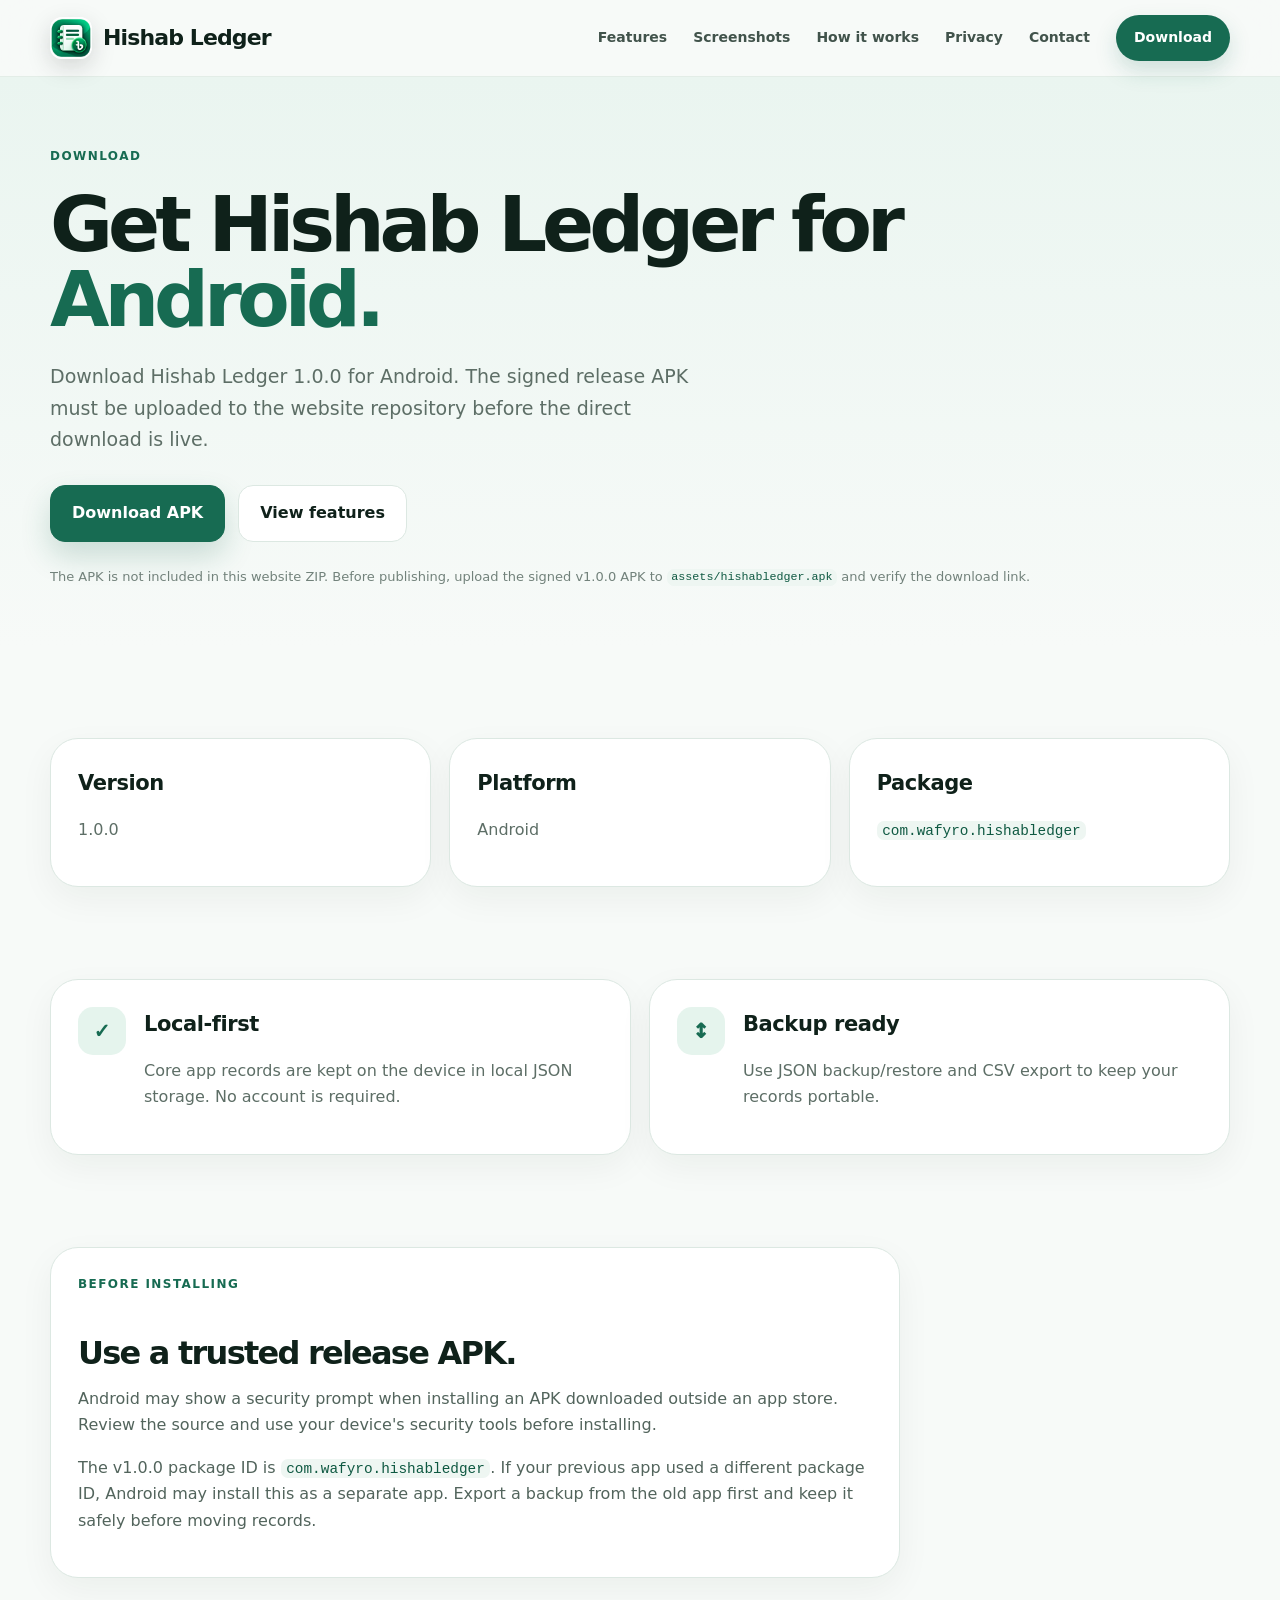
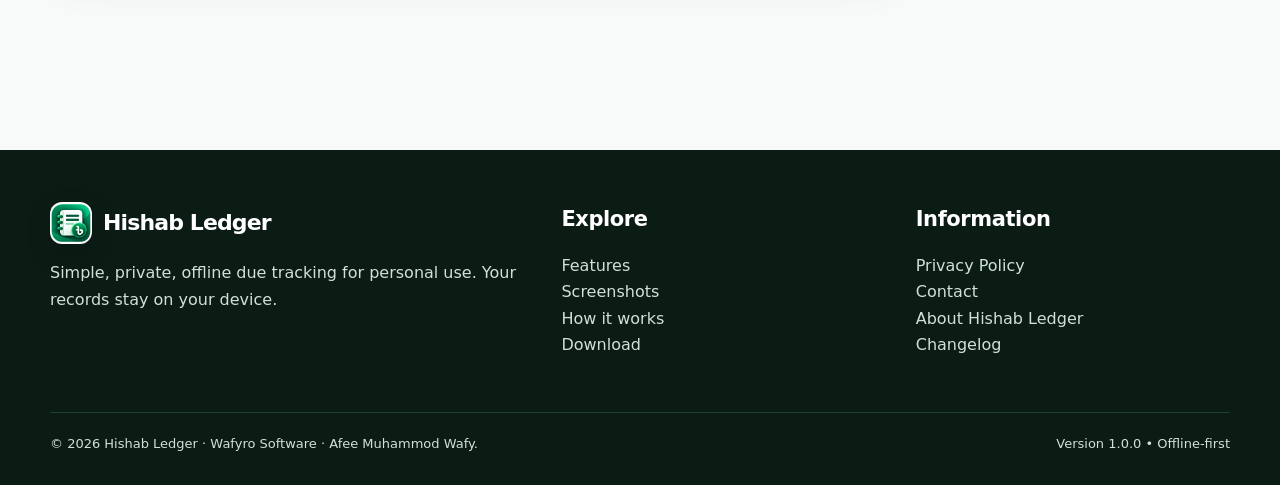
<file: download/index.html>
<!doctype html>
<html lang="en">
<head>
<meta charset="utf-8">
<meta name="viewport" content="width=device-width, initial-scale=1">
<title>Download Hishab Ledger — Free Offline Android Hisab & Due Tracker</title>
<meta name="description" content="Download Hishab Ledger for Android and manage shop or personal dues, payments, balances, statements and backups locally without requiring an internet connection.">
<meta name="robots" content="index,follow">
<meta name="author" content="Afee Muhammod Wafy">
<link rel="canonical" href="https://hishabledger.amwafy.xyz/download/">
<meta property="og:locale" content="en_US">
<meta property="og:type" content="website">
<meta property="og:site_name" content="Hishab Ledger">
<meta property="og:title" content="Download Hishab Ledger — Free Offline Android Hisab & Due Tracker">
<meta property="og:description" content="Download Hishab Ledger for Android and manage shop or personal dues, payments, balances, statements and backups locally without requiring an internet connection.">
<meta property="og:url" content="https://hishabledger.amwafy.xyz/download/">
<meta property="og:image" content="https://hishabledger.amwafy.xyz/assets/feature-graphic.webp">
<meta property="og:image:alt" content="Hishab Ledger Android app feature graphic">
<meta property="og:image:width" content="1024">
<meta property="og:image:height" content="500">
<meta name="twitter:card" content="summary_large_image">
<meta name="twitter:title" content="Download Hishab Ledger — Free Offline Android Hisab & Due Tracker">
<meta name="twitter:description" content="Download Hishab Ledger for Android and manage shop or personal dues, payments, balances, statements and backups locally without requiring an internet connection.">
<meta name="twitter:image:alt" content="Hishab Ledger Android app feature graphic">
<meta name="twitter:image" content="https://hishabledger.amwafy.xyz/assets/feature-graphic.webp">
<link rel="icon" type="image/x-icon" href="../favicon.ico">
<link rel="icon" type="image/webp" sizes="48x48" href="../assets/favicon-48x48.webp">
<link rel="icon" type="image/png" sizes="32x32" href="../assets/favicon-32x32.png">
<link rel="icon" type="image/png" sizes="16x16" href="../assets/favicon-16x16.png">
<link rel="apple-touch-icon" href="../assets/apple-touch-icon.png">
<link rel="manifest" href="../site.webmanifest">
<meta name="mobile-web-app-capable" content="yes">
<meta name="theme-color" content="#0f5942">

<link rel="preload" as="image" href="../assets/hishabledger-icon.webp" fetchpriority="high">
<link rel="stylesheet" href="../styles.css">

</head>
<body>
<header class="nav">
  <div class="container nav-in">
    <a class="brand" href="../" aria-label="Hishab Ledger home"><span class="logo"><img src="../assets/hishabledger-icon.webp" alt="" width="42" height="42" loading="eager" decoding="async" fetchpriority="high"></span><span>Hishab Ledger</span></a>
    <button class="menu" data-menu aria-label="Open navigation" aria-expanded="false">☰</button>
    <nav class="navlinks" data-links>
      <a href="../features/">Features</a>
      <a href="../screenshots/">Screenshots</a>
      <a href="../how-it-works/">How it works</a>
      <a href="../privacy/">Privacy</a>
      <a href="../contact/">Contact</a>
      <a class="nav-cta" href="../download/">Download</a>
    </nav>
  </div>
</header>
<main>
<section class="page-hero"><div class="container"><div class="kicker">Download</div><h1>Get Hishab Ledger for <span>Android.</span></h1><p class="lead">Download Hishab Ledger 1.0.0 for Android. The signed release APK must be uploaded to the website repository before the direct download is live.</p><div class="actions"><a class="btn btn-primary" href="../assets/hishabledger.apk" download="hishabledger.apk">Download APK</a><a class="btn btn-soft" href="../features/">View features</a></div><p class="note">The APK is not included in this website ZIP. Before publishing, upload the signed v1.0.0 APK to <code>assets/hishabledger.apk</code> and verify the download link.</p></div></section>
<section class="section"><div class="container grid-3">
<div class="card"><h3>Version</h3><p class="muted">1.0.0</p></div>
<div class="card"><h3>Platform</h3><p class="muted">Android</p></div>
<div class="card"><h3>Package</h3><p class="muted"><code>com.wafyro.hishabledger</code></p></div>
</div></section>
<section class="section" style="padding-top:0"><div class="container"><div class="feature-grid">
<div class="card feature"><div class="icon">✓</div><div><h3>Local-first</h3><p class="muted">Core app records are kept on the device in local JSON storage. No account is required.</p></div></div>
<div class="card feature"><div class="icon">↕</div><div><h3>Backup ready</h3><p class="muted">Use JSON backup/restore and CSV export to keep your records portable.</p></div></div>
</div></div></section>
<section class="section" style="padding-top:0"><div class="container"><div class="card prose"><div class="kicker">Before installing</div><h2>Use a trusted release APK.</h2><p>Android may show a security prompt when installing an APK downloaded outside an app store. Review the source and use your device's security tools before installing.</p><p>The v1.0.0 package ID is <code>com.wafyro.hishabledger</code>. If your previous app used a different package ID, Android may install this as a separate app. Export a backup from the old app first and keep it safely before moving records.</p></div></div></section>
</main>
<footer class="footer">
  <div class="container footer-grid">
    <div><div class="brand" style="color:#fff"><span class="logo"><img src="../assets/hishabledger-icon.webp" alt="" width="42" height="42" loading="eager" decoding="async" fetchpriority="high"></span><span>Hishab Ledger</span></div><p>Simple, private, offline due tracking for personal use. Your records stay on your device.</p></div>
    <div><h3>Explore</h3><p><a href="../features/">Features</a><br><a href="../screenshots/">Screenshots</a><br><a href="../how-it-works/">How it works</a><br><a href="../download/">Download</a></p></div>
    <div><h3>Information</h3><p><a href="../privacy/">Privacy Policy</a><br><a href="../contact/">Contact</a><br><a href="../about/">About Hishab Ledger</a><br><a href="../changelog/">Changelog</a></p></div>
  </div>
  <div class="container footer-bottom"><span>© 2026 Hishab Ledger · Wafyro Software · Afee Muhammod Wafy.</span><span>Version 1.0.0 • Offline-first</span></div>
</footer>
<script src="../script.js"></script>
</body>
</html>
</file>
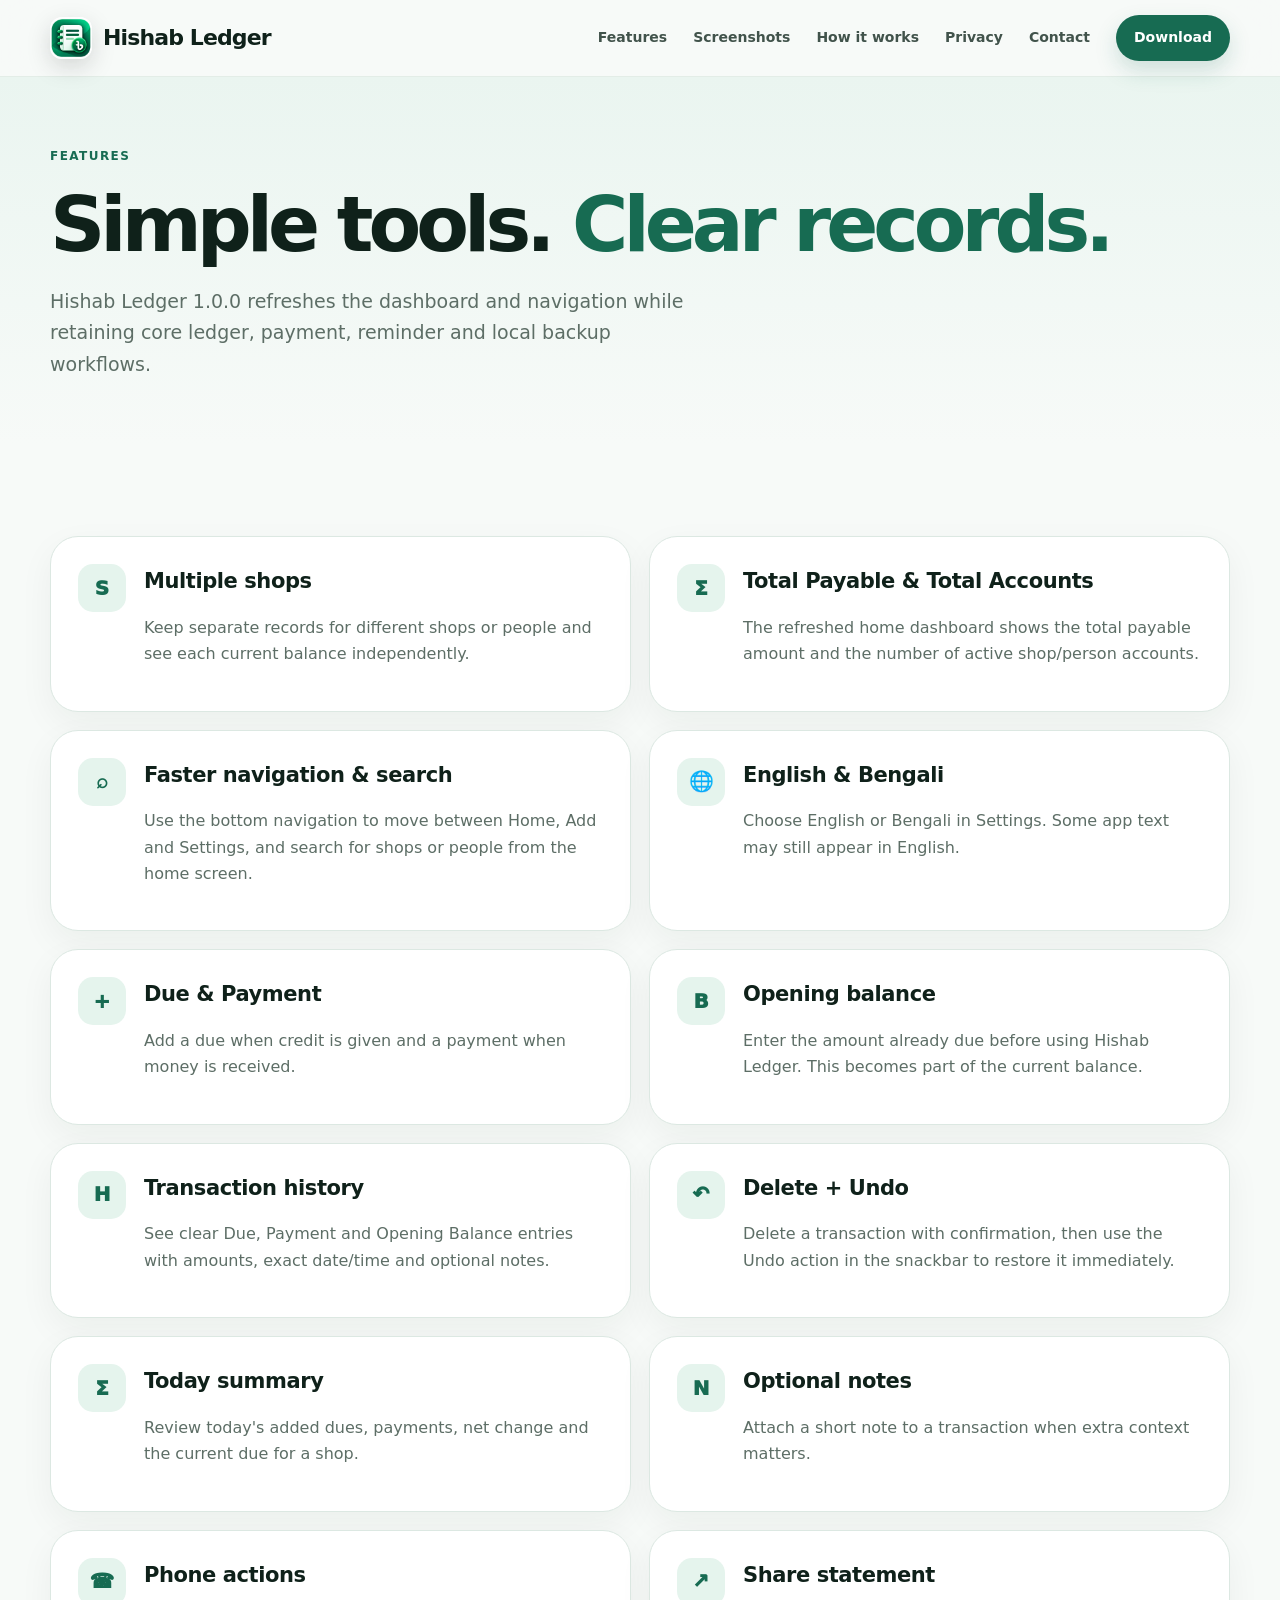
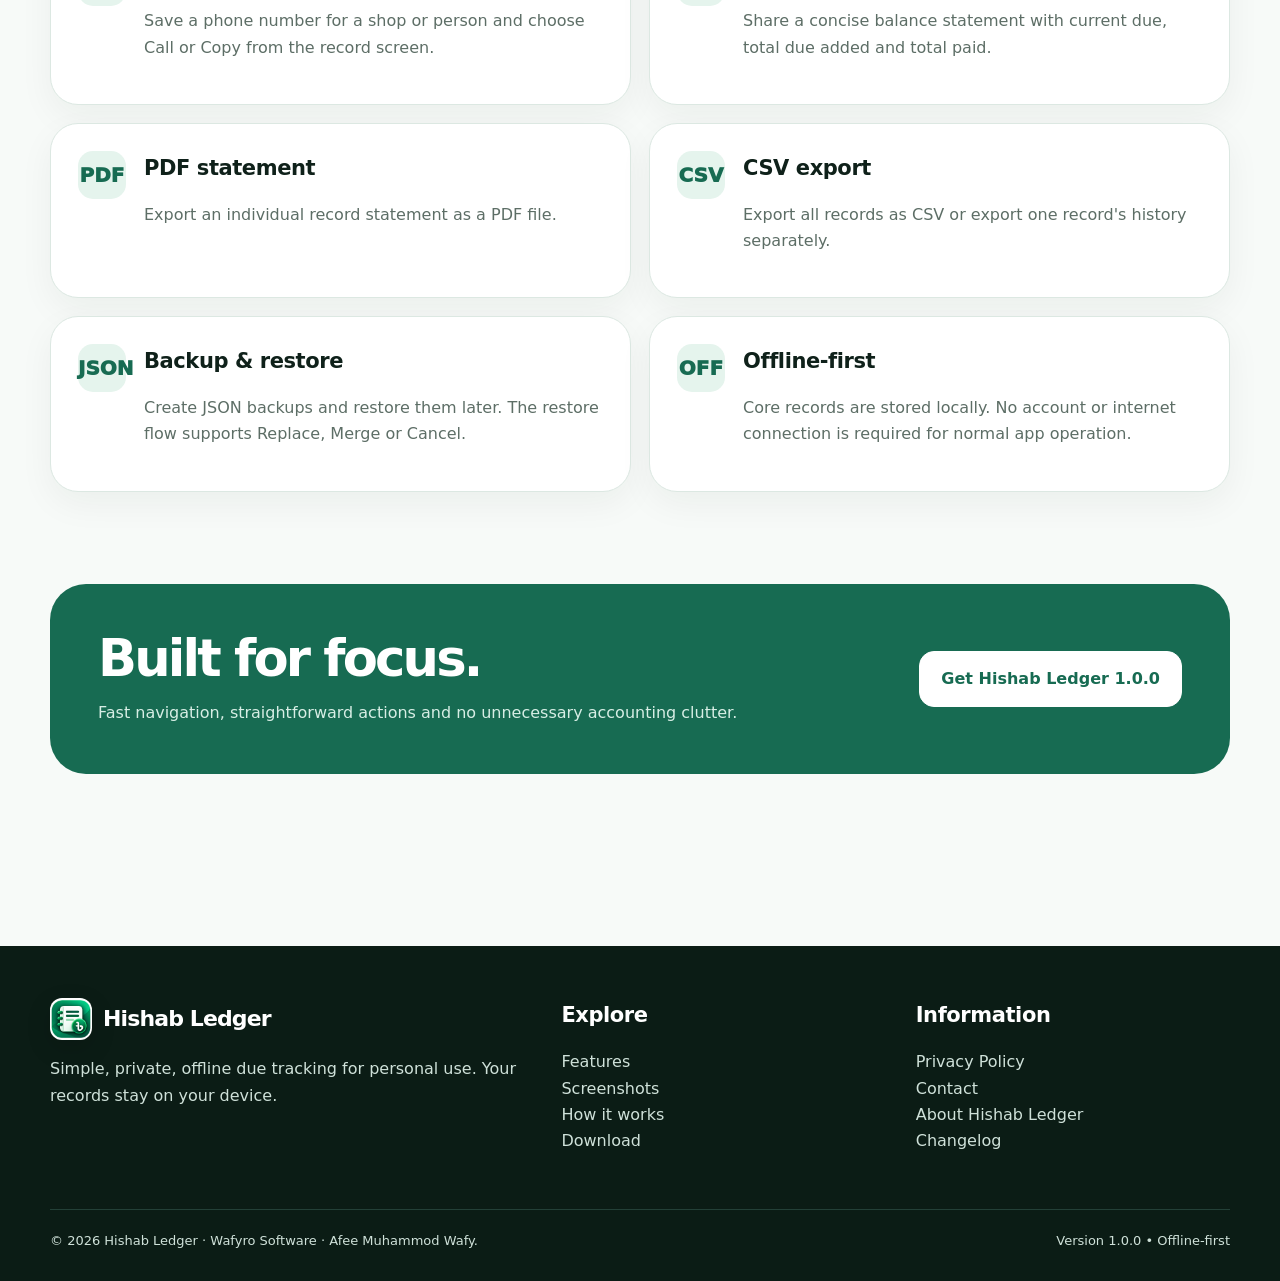
<file: features/index.html>
<!doctype html>
<html lang="en">
<head>
<meta charset="utf-8">
<meta name="viewport" content="width=device-width, initial-scale=1">
<title>Hishab Ledger Features — Due Tracking, Payments, Statements & Backup</title>
<meta name="description" content="Explore Hishab Ledger features for shop and personal due tracking: payments, transaction history, statements, PDF/CSV export, sharing and local backup/restore.">
<meta name="robots" content="index,follow">
<meta name="author" content="Afee Muhammod Wafy">
<link rel="canonical" href="https://hishabledger.amwafy.xyz/features/">
<meta property="og:locale" content="en_US">
<meta property="og:type" content="website">
<meta property="og:site_name" content="Hishab Ledger">
<meta property="og:title" content="Hishab Ledger Features — Due Tracking, Payments, Statements & Backup">
<meta property="og:description" content="Explore Hishab Ledger features for shop and personal due tracking: payments, transaction history, statements, PDF/CSV export, sharing and local backup/restore.">
<meta property="og:url" content="https://hishabledger.amwafy.xyz/features/">
<meta property="og:image" content="https://hishabledger.amwafy.xyz/assets/feature-graphic.webp">
<meta property="og:image:alt" content="Hishab Ledger Android app feature graphic">
<meta property="og:image:width" content="1024">
<meta property="og:image:height" content="500">
<meta name="twitter:card" content="summary_large_image">
<meta name="twitter:title" content="Hishab Ledger Features — Due Tracking, Payments, Statements & Backup">
<meta name="twitter:description" content="Explore Hishab Ledger features for shop and personal due tracking: payments, transaction history, statements, PDF/CSV export, sharing and local backup/restore.">
<meta name="twitter:image:alt" content="Hishab Ledger Android app feature graphic">
<meta name="twitter:image" content="https://hishabledger.amwafy.xyz/assets/feature-graphic.webp">
<link rel="icon" type="image/x-icon" href="../favicon.ico">
<link rel="icon" type="image/webp" sizes="48x48" href="../assets/favicon-48x48.webp">
<link rel="icon" type="image/png" sizes="32x32" href="../assets/favicon-32x32.png">
<link rel="icon" type="image/png" sizes="16x16" href="../assets/favicon-16x16.png">
<link rel="apple-touch-icon" href="../assets/apple-touch-icon.png">
<link rel="manifest" href="../site.webmanifest">
<meta name="mobile-web-app-capable" content="yes">
<meta name="theme-color" content="#0f5942">

<link rel="preload" as="image" href="../assets/hishabledger-icon.webp" fetchpriority="high">
<link rel="stylesheet" href="../styles.css">

</head>
<body>
<header class="nav">
  <div class="container nav-in">
    <a class="brand" href="../" aria-label="Hishab Ledger home"><span class="logo"><img src="../assets/hishabledger-icon.webp" alt="" width="42" height="42" loading="eager" decoding="async" fetchpriority="high"></span><span>Hishab Ledger</span></a>
    <button class="menu" data-menu aria-label="Open navigation" aria-expanded="false">☰</button>
    <nav class="navlinks" data-links>
      <a href="../features/" aria-current="page">Features</a>
      <a href="../screenshots/">Screenshots</a>
      <a href="../how-it-works/">How it works</a>
      <a href="../privacy/">Privacy</a>
      <a href="../contact/">Contact</a>
      <a class="nav-cta" href="../download/">Download</a>
    </nav>
  </div>
</header>
<main>
<section class="page-hero"><div class="container"><div class="kicker">Features</div><h1>Simple tools. <span>Clear records.</span></h1><p class="lead">Hishab Ledger 1.0.0 refreshes the dashboard and navigation while retaining core ledger, payment, reminder and local backup workflows.</p></div></section>
<section class="section"><div class="container"><div class="feature-grid">
<div class="card feature"><div class="icon">S</div><div><h3>Multiple shops</h3><p class="muted">Keep separate records for different shops or people and see each current balance independently.</p></div></div>
<div class="card feature"><div class="icon">Σ</div><div><h3>Total Payable & Total Accounts</h3><p class="muted">The refreshed home dashboard shows the total payable amount and the number of active shop/person accounts.</p></div></div>
<div class="card feature"><div class="icon">⌕</div><div><h3>Faster navigation & search</h3><p class="muted">Use the bottom navigation to move between Home, Add and Settings, and search for shops or people from the home screen.</p></div></div>
<div class="card feature"><div class="icon">🌐</div><div><h3>English & Bengali</h3><p class="muted">Choose English or Bengali in Settings. Some app text may still appear in English.</p></div></div>
<div class="card feature"><div class="icon">+</div><div><h3>Due & Payment</h3><p class="muted">Add a due when credit is given and a payment when money is received.</p></div></div>
<div class="card feature"><div class="icon">B</div><div><h3>Opening balance</h3><p class="muted">Enter the amount already due before using Hishab Ledger. This becomes part of the current balance.</p></div></div>
<div class="card feature"><div class="icon">H</div><div><h3>Transaction history</h3><p class="muted">See clear Due, Payment and Opening Balance entries with amounts, exact date/time and optional notes.</p></div></div>
<div class="card feature"><div class="icon">↶</div><div><h3>Delete + Undo</h3><p class="muted">Delete a transaction with confirmation, then use the Undo action in the snackbar to restore it immediately.</p></div></div>
<div class="card feature"><div class="icon">Σ</div><div><h3>Today summary</h3><p class="muted">Review today's added dues, payments, net change and the current due for a shop.</p></div></div>
<div class="card feature"><div class="icon">N</div><div><h3>Optional notes</h3><p class="muted">Attach a short note to a transaction when extra context matters.</p></div></div>
<div class="card feature"><div class="icon">☎</div><div><h3>Phone actions</h3><p class="muted">Save a phone number for a shop or person and choose Call or Copy from the record screen.</p></div></div>
<div class="card feature"><div class="icon">↗</div><div><h3>Share statement</h3><p class="muted">Share a concise balance statement with current due, total due added and total paid.</p></div></div>
<div class="card feature"><div class="icon">PDF</div><div><h3>PDF statement</h3><p class="muted">Export an individual record statement as a PDF file.</p></div></div>
<div class="card feature"><div class="icon">CSV</div><div><h3>CSV export</h3><p class="muted">Export all records as CSV or export one record's history separately.</p></div></div>
<div class="card feature"><div class="icon">JSON</div><div><h3>Backup & restore</h3><p class="muted">Create JSON backups and restore them later. The restore flow supports Replace, Merge or Cancel.</p></div></div>
<div class="card feature"><div class="icon">OFF</div><div><h3>Offline-first</h3><p class="muted">Core records are stored locally. No account or internet connection is required for normal app operation.</p></div></div>
</div></div></section>
<section class="section" style="padding-top:0"><div class="container"><div class="band"><div><h2 style="color:#fff;margin-top:0">Built for focus.</h2><p>Fast navigation, straightforward actions and no unnecessary accounting clutter.</p></div><a class="btn" href="../download/">Get Hishab Ledger 1.0.0</a></div></div></section>
</main>
<footer class="footer">
  <div class="container footer-grid">
    <div><div class="brand" style="color:#fff"><span class="logo"><img src="../assets/hishabledger-icon.webp" alt="" width="42" height="42" loading="eager" decoding="async" fetchpriority="high"></span><span>Hishab Ledger</span></div><p>Simple, private, offline due tracking for personal use. Your records stay on your device.</p></div>
    <div><h3>Explore</h3><p><a href="../features/">Features</a><br><a href="../screenshots/">Screenshots</a><br><a href="../how-it-works/">How it works</a><br><a href="../download/">Download</a></p></div>
    <div><h3>Information</h3><p><a href="../privacy/">Privacy Policy</a><br><a href="../contact/">Contact</a><br><a href="../about/">About Hishab Ledger</a><br><a href="../changelog/">Changelog</a></p></div>
  </div>
  <div class="container footer-bottom"><span>© 2026 Hishab Ledger · Wafyro Software · Afee Muhammod Wafy.</span><span>Version 1.0.0 • Offline-first</span></div>
</footer>
<script src="../script.js"></script>
</body>
</html>
</file>
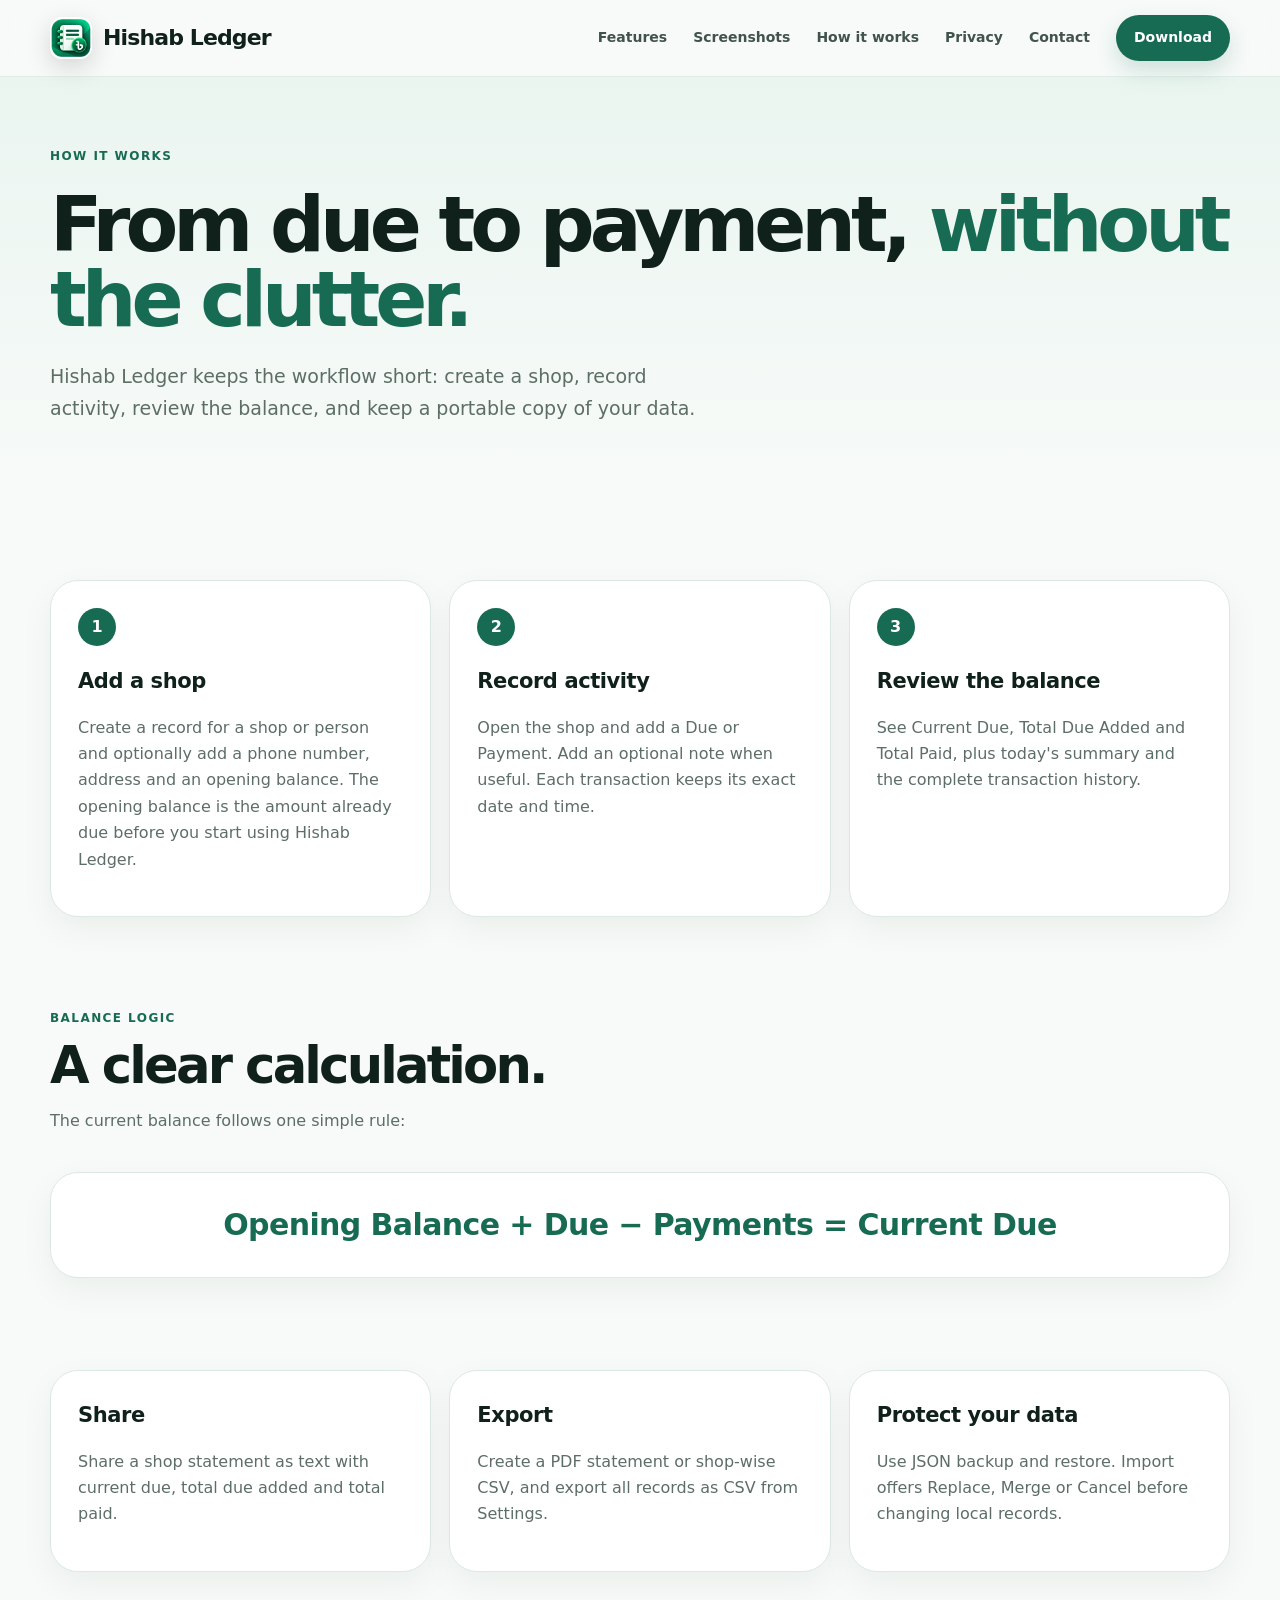
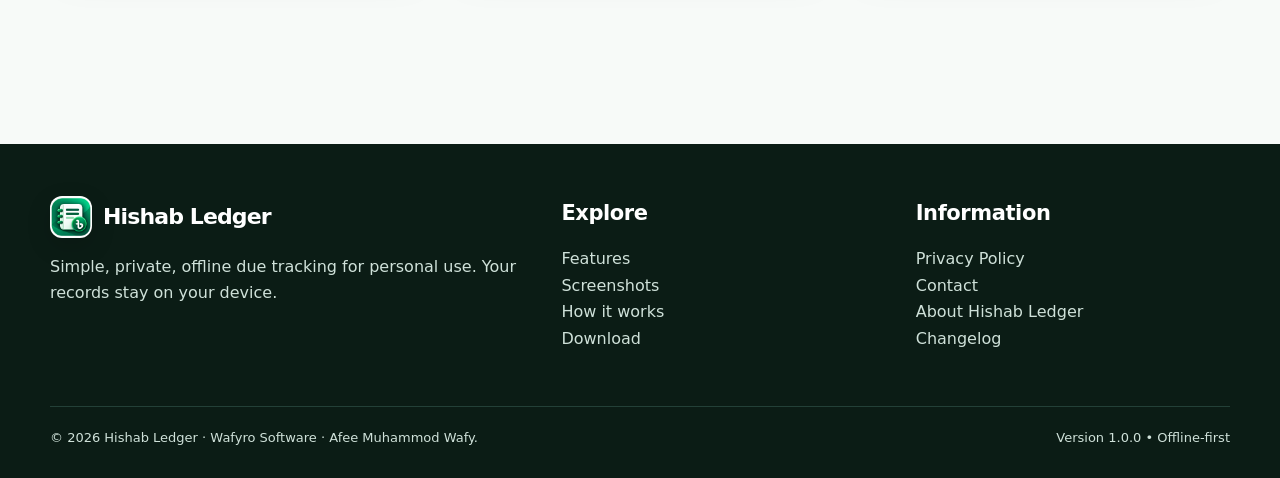
<file: how-it-works/index.html>
<!doctype html>
<html lang="en">
<head>
<meta charset="utf-8">
<meta name="viewport" content="width=device-width, initial-scale=1">
<title>How Hishab Ledger Works — Offline Hisab, Due & Payment Tracking</title>
<meta name="description" content="Learn how Hishab Ledger works: add shops or people, record dues and payments, review balances, share statements and manage local backups offline.">
<meta name="robots" content="index,follow">
<meta name="author" content="Afee Muhammod Wafy">
<link rel="canonical" href="https://hishabledger.amwafy.xyz/how-it-works/">
<meta property="og:locale" content="en_US">
<meta property="og:type" content="website">
<meta property="og:site_name" content="Hishab Ledger">
<meta property="og:title" content="How Hishab Ledger Works — Offline Hisab, Due & Payment Tracking">
<meta property="og:description" content="Learn how Hishab Ledger works: add shops or people, record dues and payments, review balances, share statements and manage local backups offline.">
<meta property="og:url" content="https://hishabledger.amwafy.xyz/how-it-works/">
<meta property="og:image" content="https://hishabledger.amwafy.xyz/assets/feature-graphic.webp">
<meta property="og:image:alt" content="Hishab Ledger Android app feature graphic">
<meta property="og:image:width" content="1024">
<meta property="og:image:height" content="500">
<meta name="twitter:card" content="summary_large_image">
<meta name="twitter:title" content="How Hishab Ledger Works — Offline Hisab, Due & Payment Tracking">
<meta name="twitter:description" content="Learn how Hishab Ledger works: add shops or people, record dues and payments, review balances, share statements and manage local backups offline.">
<meta name="twitter:image:alt" content="Hishab Ledger Android app feature graphic">
<meta name="twitter:image" content="https://hishabledger.amwafy.xyz/assets/feature-graphic.webp">
<link rel="icon" type="image/x-icon" href="../favicon.ico">
<link rel="icon" type="image/webp" sizes="48x48" href="../assets/favicon-48x48.webp">
<link rel="icon" type="image/png" sizes="32x32" href="../assets/favicon-32x32.png">
<link rel="icon" type="image/png" sizes="16x16" href="../assets/favicon-16x16.png">
<link rel="apple-touch-icon" href="../assets/apple-touch-icon.png">
<link rel="manifest" href="../site.webmanifest">
<meta name="mobile-web-app-capable" content="yes">
<meta name="theme-color" content="#0f5942">

<link rel="preload" as="image" href="../assets/hishabledger-icon.webp" fetchpriority="high">
<link rel="stylesheet" href="../styles.css">

</head>
<body>
<header class="nav">
  <div class="container nav-in">
    <a class="brand" href="../" aria-label="Hishab Ledger home"><span class="logo"><img src="../assets/hishabledger-icon.webp" alt="" width="42" height="42" loading="eager" decoding="async" fetchpriority="high"></span><span>Hishab Ledger</span></a>
    <button class="menu" data-menu aria-label="Open navigation" aria-expanded="false">☰</button>
    <nav class="navlinks" data-links>
      <a href="../features/">Features</a>
      <a href="../screenshots/">Screenshots</a>
      <a href="../how-it-works/" aria-current="page">How it works</a>
      <a href="../privacy/">Privacy</a>
      <a href="../contact/">Contact</a>
      <a class="nav-cta" href="../download/">Download</a>
    </nav>
  </div>
</header>
<main>
<section class="page-hero"><div class="container"><div class="kicker">How it works</div><h1>From due to payment, <span>without the clutter.</span></h1><p class="lead">Hishab Ledger keeps the workflow short: create a shop, record activity, review the balance, and keep a portable copy of your data.</p></div></section>
<section class="section"><div class="container steps">
<div class="card step"><h3>Add a shop</h3><p class="muted">Create a record for a shop or person and optionally add a phone number, address and an opening balance. The opening balance is the amount already due before you start using Hishab Ledger.</p></div>
<div class="card step"><h3>Record activity</h3><p class="muted">Open the shop and add a Due or Payment. Add an optional note when useful. Each transaction keeps its exact date and time.</p></div>
<div class="card step"><h3>Review the balance</h3><p class="muted">See Current Due, Total Due Added and Total Paid, plus today's summary and the complete transaction history.</p></div>
</div></section>
<section class="section" style="padding-top:0"><div class="container"><div class="section-head"><div class="kicker">Balance logic</div><h2>A clear calculation.</h2><p class="muted">The current balance follows one simple rule:</p></div><div class="card formula">Opening Balance + Due − Payments = Current Due</div></div></section>
<section class="section" style="padding-top:0"><div class="container grid-3">
<div class="card"><h3>Share</h3><p class="muted">Share a shop statement as text with current due, total due added and total paid.</p></div>
<div class="card"><h3>Export</h3><p class="muted">Create a PDF statement or shop-wise CSV, and export all records as CSV from Settings.</p></div>
<div class="card"><h3>Protect your data</h3><p class="muted">Use JSON backup and restore. Import offers Replace, Merge or Cancel before changing local records.</p></div>
</div></section>
</main>
<footer class="footer">
  <div class="container footer-grid">
    <div><div class="brand" style="color:#fff"><span class="logo"><img src="../assets/hishabledger-icon.webp" alt="" width="42" height="42" loading="eager" decoding="async" fetchpriority="high"></span><span>Hishab Ledger</span></div><p>Simple, private, offline due tracking for personal use. Your records stay on your device.</p></div>
    <div><h3>Explore</h3><p><a href="../features/">Features</a><br><a href="../screenshots/">Screenshots</a><br><a href="../how-it-works/">How it works</a><br><a href="../download/">Download</a></p></div>
    <div><h3>Information</h3><p><a href="../privacy/">Privacy Policy</a><br><a href="../contact/">Contact</a><br><a href="../about/">About Hishab Ledger</a><br><a href="../changelog/">Changelog</a></p></div>
  </div>
  <div class="container footer-bottom"><span>© 2026 Hishab Ledger · Wafyro Software · Afee Muhammod Wafy.</span><span>Version 1.0.0 • Offline-first</span></div>
</footer>
<script src="../script.js"></script>
</body>
</html>
</file>
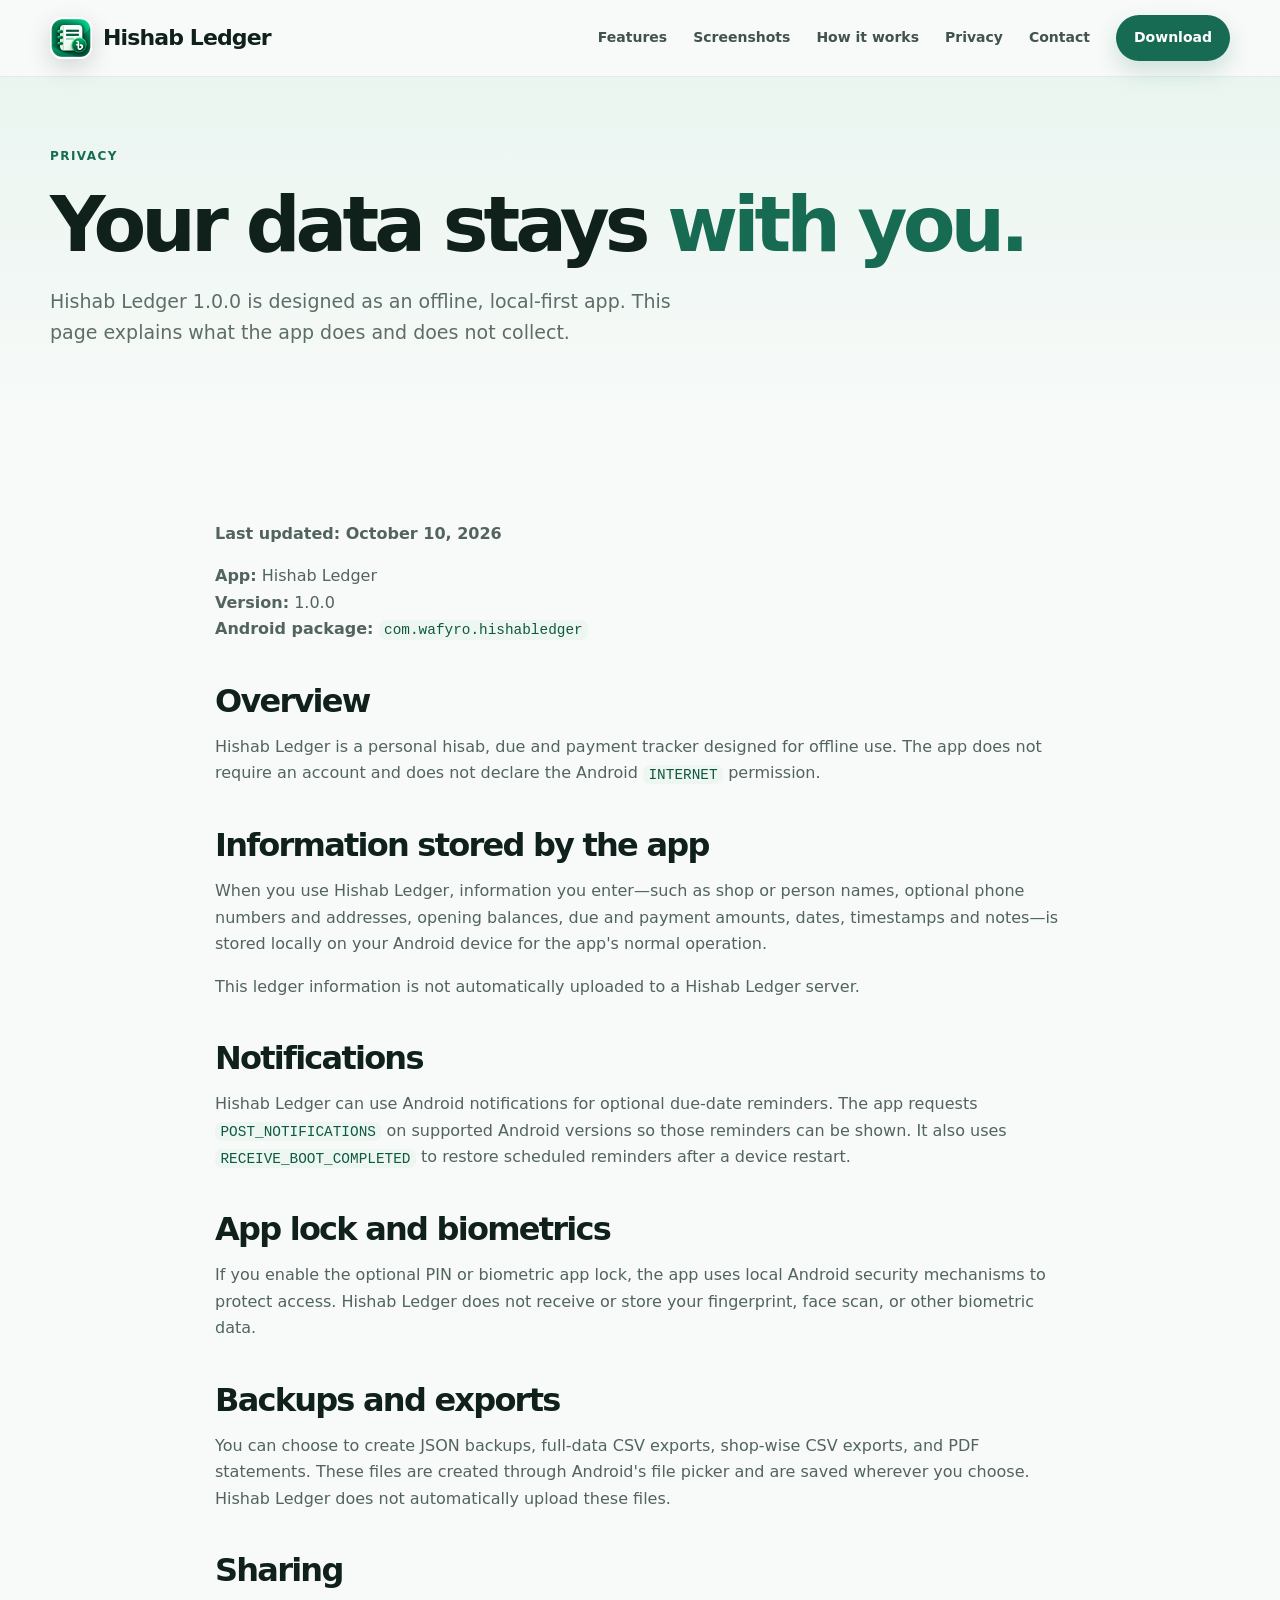
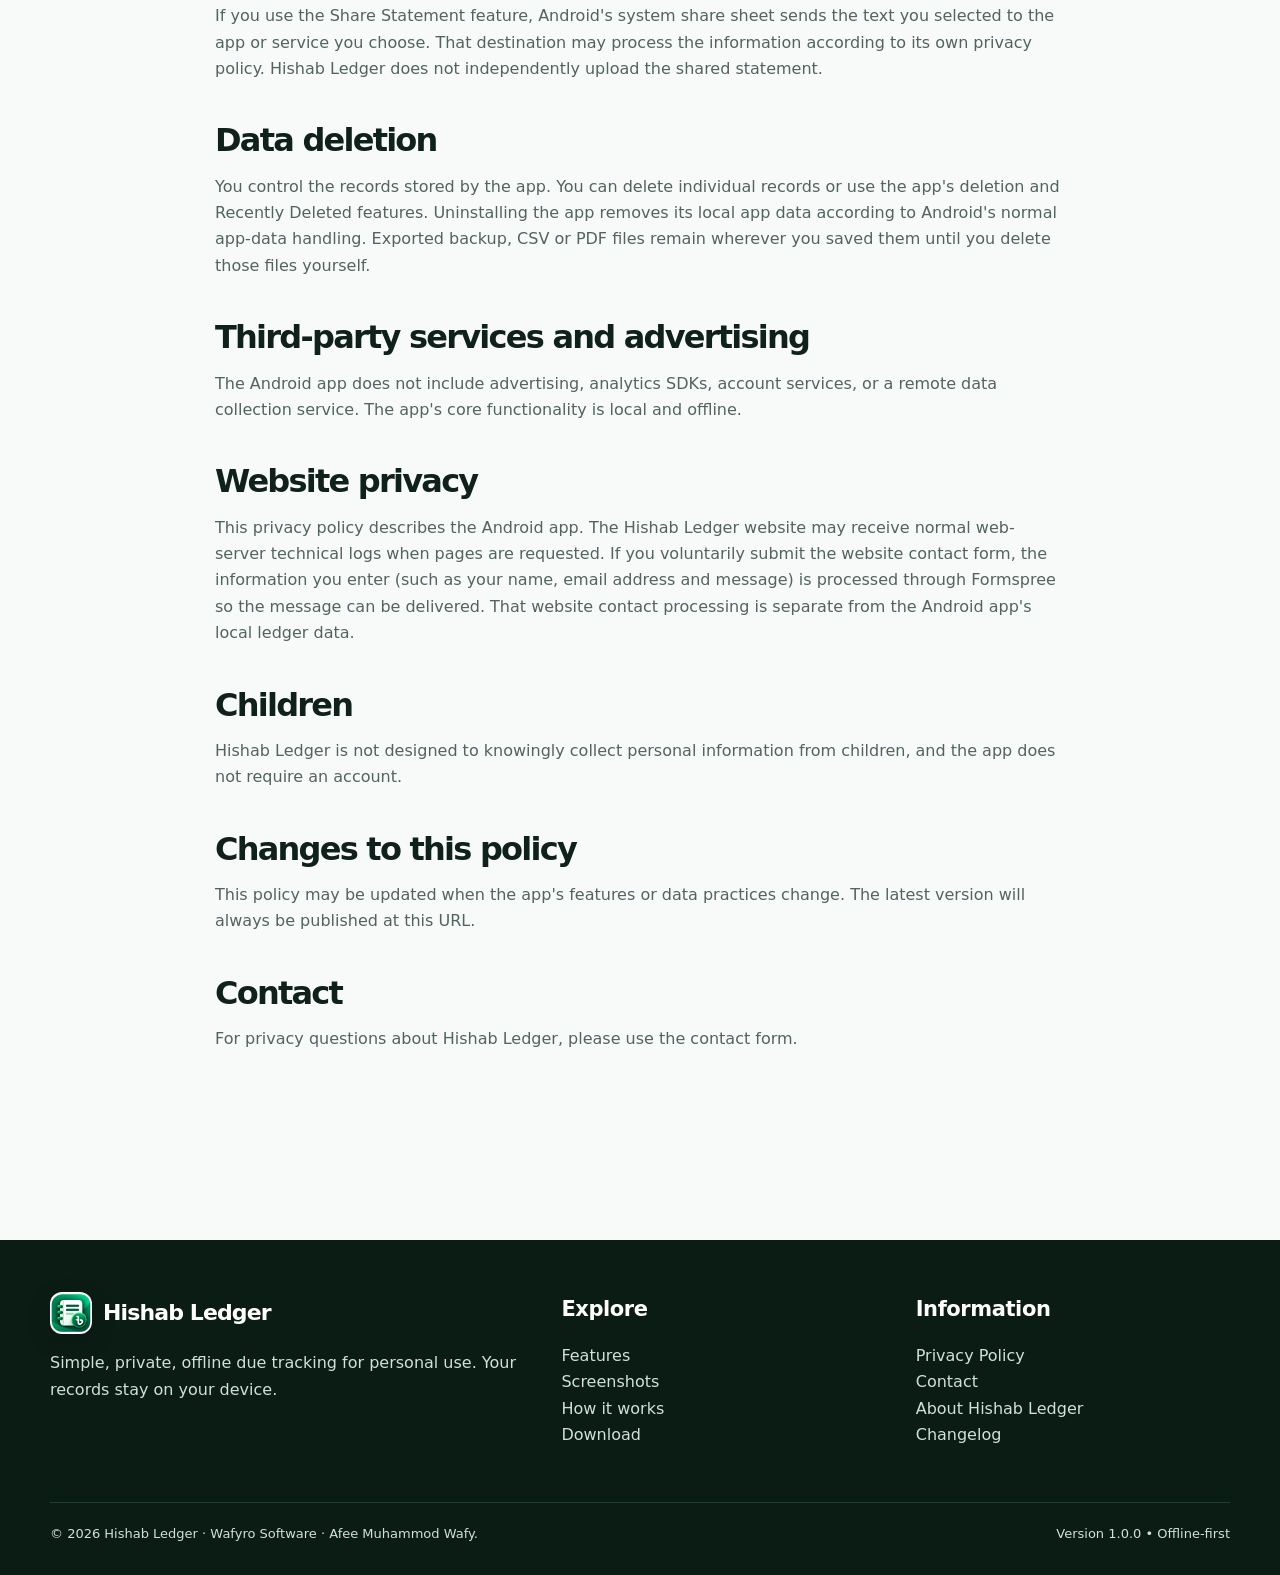
<file: privacy/index.html>
<!doctype html>
<html lang="en">
<head>
<meta charset="utf-8">
<meta name="viewport" content="width=device-width, initial-scale=1">
<title>Hishab Ledger Privacy Policy — Local & Offline Data</title>
<meta name="description" content="Read the Hishab Ledger privacy policy. The app is designed for local, offline record keeping and does not require an account for normal use.">
<meta name="robots" content="index,follow">
<meta name="author" content="Afee Muhammod Wafy">
<link rel="canonical" href="https://hishabledger.amwafy.xyz/privacy/">
<meta property="og:locale" content="en_US">
<meta property="og:type" content="website">
<meta property="og:site_name" content="Hishab Ledger">
<meta property="og:title" content="Hishab Ledger Privacy Policy — Local & Offline Data">
<meta property="og:description" content="Read the Hishab Ledger privacy policy. The app is designed for local, offline record keeping and does not require an account for normal use.">
<meta property="og:url" content="https://hishabledger.amwafy.xyz/privacy/">
<meta property="og:image" content="https://hishabledger.amwafy.xyz/assets/feature-graphic.webp">
<meta property="og:image:alt" content="Hishab Ledger Android app feature graphic">
<meta property="og:image:width" content="1024">
<meta property="og:image:height" content="500">
<meta name="twitter:card" content="summary_large_image">
<meta name="twitter:title" content="Hishab Ledger Privacy Policy — Local & Offline Data">
<meta name="twitter:description" content="Read the Hishab Ledger privacy policy. The app is designed for local, offline record keeping and does not require an account for normal use.">
<meta name="twitter:image:alt" content="Hishab Ledger Android app feature graphic">
<meta name="twitter:image" content="https://hishabledger.amwafy.xyz/assets/feature-graphic.webp">
<link rel="icon" type="image/x-icon" href="../favicon.ico">
<link rel="icon" type="image/webp" sizes="48x48" href="../assets/favicon-48x48.webp">
<link rel="icon" type="image/png" sizes="32x32" href="../assets/favicon-32x32.png">
<link rel="icon" type="image/png" sizes="16x16" href="../assets/favicon-16x16.png">
<link rel="apple-touch-icon" href="../assets/apple-touch-icon.png">
<link rel="manifest" href="../site.webmanifest">
<meta name="mobile-web-app-capable" content="yes">
<meta name="theme-color" content="#0f5942">

<link rel="preload" as="image" href="../assets/hishabledger-icon.webp" fetchpriority="high">
<link rel="stylesheet" href="../styles.css">

</head>
<body>
<header class="nav">
  <div class="container nav-in">
    <a class="brand" href="../" aria-label="Hishab Ledger home"><span class="logo"><img src="../assets/hishabledger-icon.webp" alt="" width="42" height="42" loading="eager" decoding="async" fetchpriority="high"></span><span>Hishab Ledger</span></a>
    <button class="menu" data-menu aria-label="Open navigation" aria-expanded="false">☰</button>
    <nav class="navlinks" data-links>
      <a href="../features/">Features</a>
      <a href="../screenshots/">Screenshots</a>
      <a href="../how-it-works/">How it works</a>
      <a href="../privacy/" aria-current="page">Privacy</a>
      <a href="../contact/">Contact</a>
      <a class="nav-cta" href="../download/">Download</a>
    </nav>
  </div>
</header>
<main>
<section class="page-hero"><div class="container"><div class="kicker">Privacy</div><h1>Your data stays <span>with you.</span></h1><p class="lead">Hishab Ledger 1.0.0 is designed as an offline, local-first app. This page explains what the app does and does not collect.</p></div></section>
<section class="section"><div class="container prose">
<p><strong>Last updated: October 10, 2026</strong></p>
<p><strong>App:</strong> Hishab Ledger<br><strong>Version:</strong> 1.0.0<br><strong>Android package:</strong> <code>com.wafyro.hishabledger</code></p>

<h2>Overview</h2>
<p>Hishab Ledger is a personal hisab, due and payment tracker designed for offline use. The app does not require an account and does not declare the Android <code>INTERNET</code> permission.</p>

<h2>Information stored by the app</h2>
<p>When you use Hishab Ledger, information you enter—such as shop or person names, optional phone numbers and addresses, opening balances, due and payment amounts, dates, timestamps and notes—is stored locally on your Android device for the app's normal operation.</p>
<p>This ledger information is not automatically uploaded to a Hishab Ledger server.</p>

<h2>Notifications</h2>
<p>Hishab Ledger can use Android notifications for optional due-date reminders. The app requests <code>POST_NOTIFICATIONS</code> on supported Android versions so those reminders can be shown. It also uses <code>RECEIVE_BOOT_COMPLETED</code> to restore scheduled reminders after a device restart.</p>

<h2>App lock and biometrics</h2>
<p>If you enable the optional PIN or biometric app lock, the app uses local Android security mechanisms to protect access. Hishab Ledger does not receive or store your fingerprint, face scan, or other biometric data.</p>

<h2>Backups and exports</h2>
<p>You can choose to create JSON backups, full-data CSV exports, shop-wise CSV exports, and PDF statements. These files are created through Android's file picker and are saved wherever you choose. Hishab Ledger does not automatically upload these files.</p>

<h2>Sharing</h2>
<p>If you use the Share Statement feature, Android's system share sheet sends the text you selected to the app or service you choose. That destination may process the information according to its own privacy policy. Hishab Ledger does not independently upload the shared statement.</p>

<h2>Data deletion</h2>
<p>You control the records stored by the app. You can delete individual records or use the app's deletion and Recently Deleted features. Uninstalling the app removes its local app data according to Android's normal app-data handling. Exported backup, CSV or PDF files remain wherever you saved them until you delete those files yourself.</p>

<h2>Third-party services and advertising</h2>
<p>The Android app does not include advertising, analytics SDKs, account services, or a remote data collection service. The app's core functionality is local and offline.</p>

<h2>Website privacy</h2>
<p>This privacy policy describes the Android app. The Hishab Ledger website may receive normal web-server technical logs when pages are requested. If you voluntarily submit the website contact form, the information you enter (such as your name, email address and message) is processed through Formspree so the message can be delivered. That website contact processing is separate from the Android app's local ledger data.</p>

<h2>Children</h2>
<p>Hishab Ledger is not designed to knowingly collect personal information from children, and the app does not require an account.</p>

<h2>Changes to this policy</h2>
<p>This policy may be updated when the app's features or data practices change. The latest version will always be published at this URL.</p>

<h2>Contact</h2>
<p>For privacy questions about Hishab Ledger, please use the contact form.</p>
</div></section>
</main>
<footer class="footer">
  <div class="container footer-grid">
    <div><div class="brand" style="color:#fff"><span class="logo"><img src="../assets/hishabledger-icon.webp" alt="" width="42" height="42" loading="eager" decoding="async" fetchpriority="high"></span><span>Hishab Ledger</span></div><p>Simple, private, offline due tracking for personal use. Your records stay on your device.</p></div>
    <div><h3>Explore</h3><p><a href="../features/">Features</a><br><a href="../screenshots/">Screenshots</a><br><a href="../how-it-works/">How it works</a><br><a href="../download/">Download</a></p></div>
    <div><h3>Information</h3><p><a href="../privacy/">Privacy Policy</a><br><a href="../contact/">Contact</a><br><a href="../about/">About Hishab Ledger</a><br><a href="../changelog/">Changelog</a></p></div>
  </div>
  <div class="container footer-bottom"><span>© 2026 Hishab Ledger · Wafyro Software · Afee Muhammod Wafy.</span><span>Version 1.0.0 • Offline-first</span></div>
</footer>
<script src="../script.js"></script>
</body>
</html>
</file>
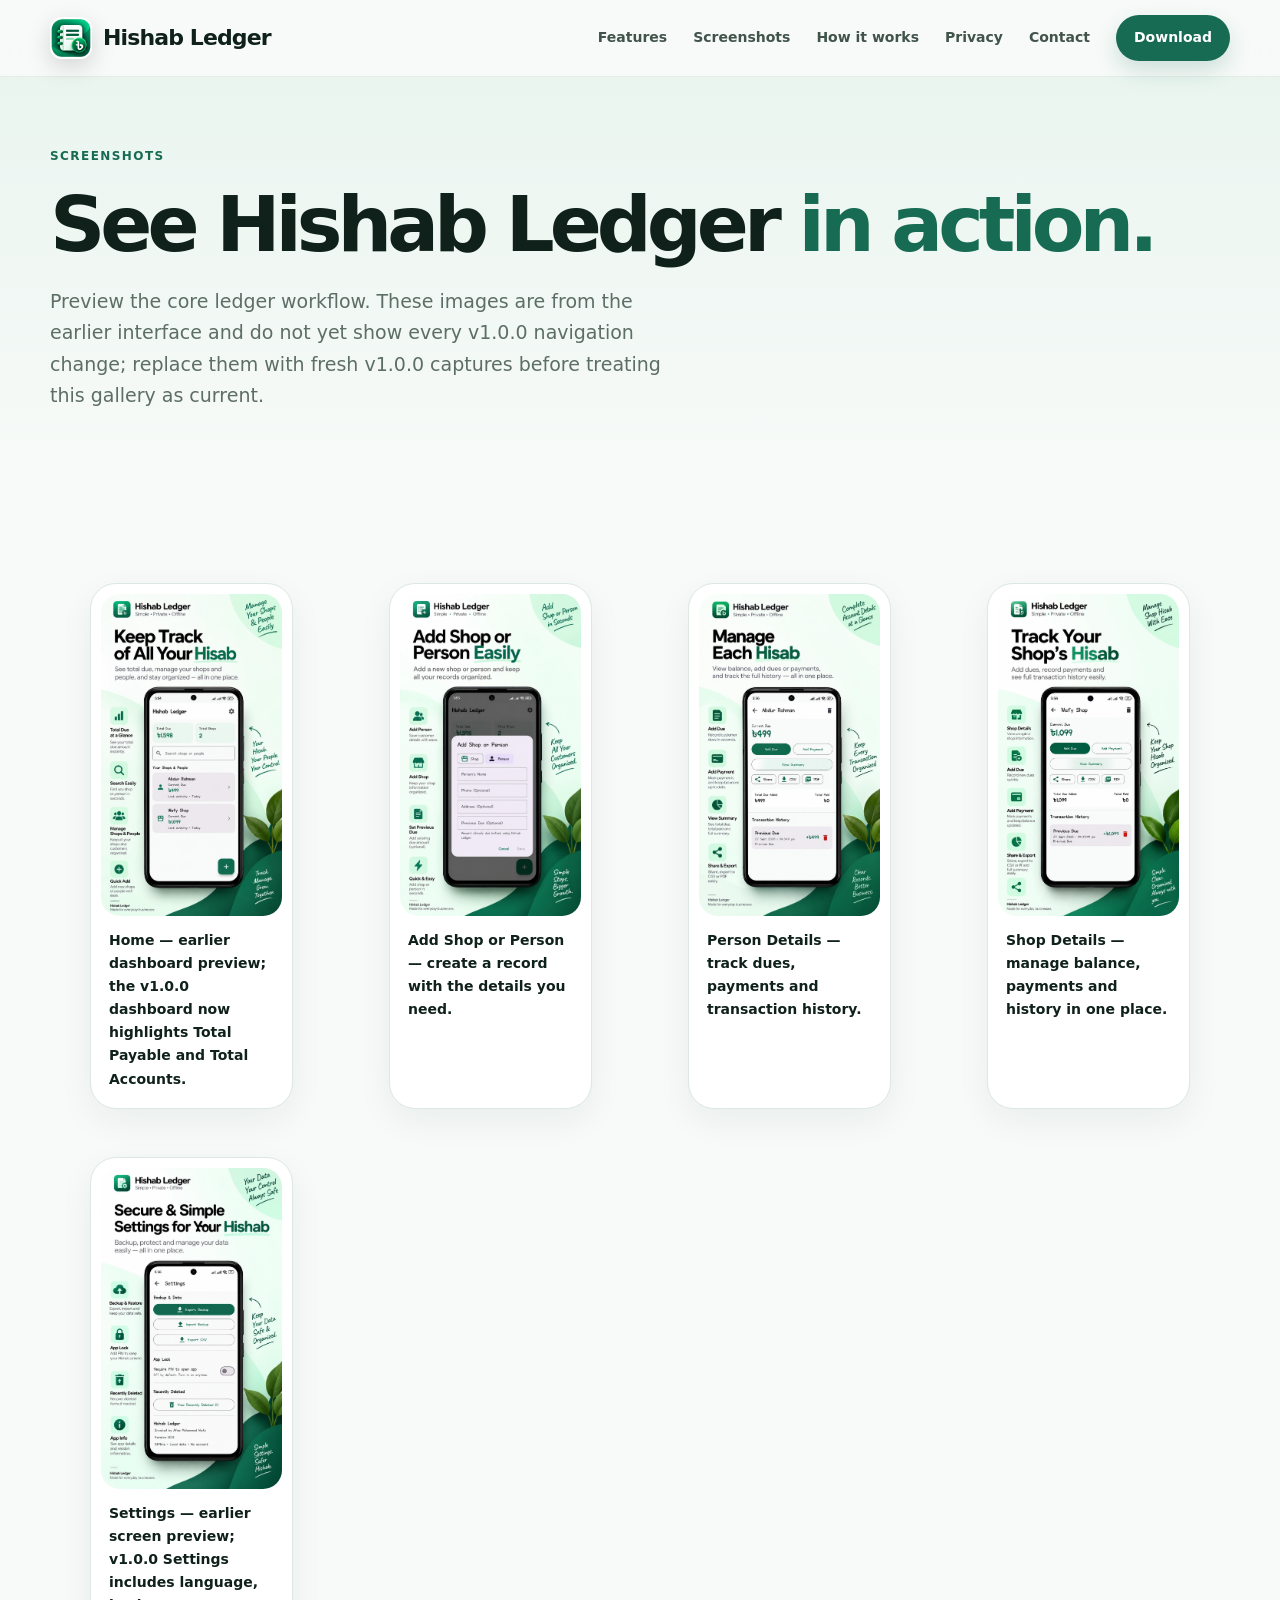
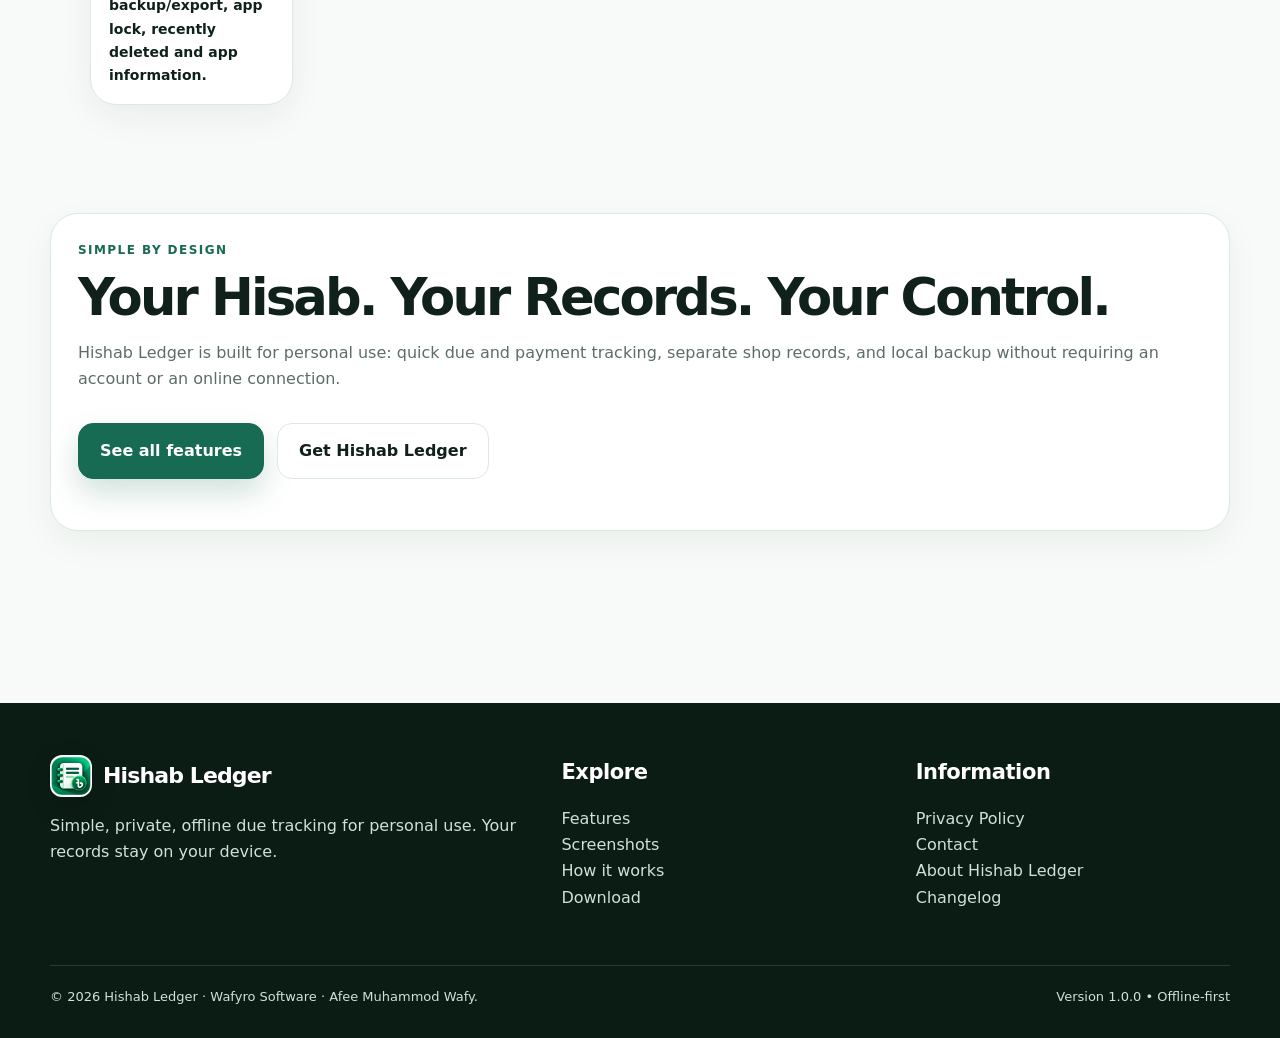
<file: screenshots/index.html>
<!doctype html>
<html lang="en">
<head>
<meta charset="utf-8">
<meta name="viewport" content="width=device-width, initial-scale=1">
<title>Hishab Ledger Screenshots — Personal Hisab & Due Tracker App</title>
<meta name="description" content="Explore five Hishab Ledger preview images covering the home dashboard, shop or person setup, account details, shop details and local settings. The gallery still needs fresh v1.0.0 screenshots.">
<meta name="robots" content="index,follow">
<meta name="author" content="Afee Muhammod Wafy">
<link rel="canonical" href="https://hishabledger.amwafy.xyz/screenshots/">
<meta property="og:type" content="website">
<meta property="og:site_name" content="Hishab Ledger">
<meta property="og:title" content="Hishab Ledger Screenshots — Personal Hisab & Due Tracker App">
<meta property="og:description" content="See Hishab Ledger in action across five polished app screens designed around simple, private and offline hisab tracking.">
<meta property="og:url" content="https://hishabledger.amwafy.xyz/screenshots/">
<meta property="og:image" content="https://hishabledger.amwafy.xyz/assets/feature-graphic.webp">
<meta property="og:image:width" content="1024">
<meta property="og:image:height" content="500">
<meta name="twitter:card" content="summary_large_image">
<meta name="twitter:title" content="Hishab Ledger Screenshots — Personal Hisab & Due Tracker App">
<meta name="twitter:description" content="Five Hishab Ledger preview images for due tracking, shop and person records, payments and offline settings; the gallery still needs fresh v1.0.0 screenshots.">
<meta name="twitter:image" content="https://hishabledger.amwafy.xyz/assets/feature-graphic.webp">
<link rel="icon" type="image/x-icon" href="../favicon.ico">
<link rel="icon" type="image/webp" sizes="48x48" href="../assets/favicon-48x48.webp">
<link rel="icon" type="image/png" sizes="32x32" href="../assets/favicon-32x32.png">
<link rel="icon" type="image/png" sizes="16x16" href="../assets/favicon-16x16.png">
<link rel="apple-touch-icon" href="../assets/apple-touch-icon.png">
<link rel="manifest" href="../site.webmanifest">
<meta name="theme-color" content="#0f5942">

<link rel="preload" as="image" href="../assets/hishabledger-icon.webp" fetchpriority="high">
<link rel="preload" as="image" href="../assets/screenshots/01-home.webp" fetchpriority="high">
<link rel="preload" as="image" href="../assets/screenshots/02-add-shop-or-person.webp" fetchpriority="high">
<link rel="preload" as="image" href="../assets/screenshots/03-person-details.webp" fetchpriority="high">
<link rel="preload" as="image" href="../assets/screenshots/04-shop-details.webp" fetchpriority="high">
<link rel="preload" as="image" href="../assets/screenshots/05-settings.webp" fetchpriority="high">
<link rel="stylesheet" href="../styles.css">
</head>
<body>
<header class="nav">
  <div class="container nav-in">
    <a class="brand" href="../" aria-label="Hishab Ledger home"><span class="logo"><img src="../assets/hishabledger-icon.webp" alt="" width="42" height="42" loading="eager" decoding="async" fetchpriority="high"></span><span>Hishab Ledger</span></a>
    <button class="menu" data-menu aria-label="Open navigation" aria-expanded="false">☰</button>
    <nav class="navlinks" data-links>
      <a href="../features/">Features</a>
      <a href="../screenshots/" aria-current="page">Screenshots</a>
      <a href="../how-it-works/">How it works</a>
      <a href="../privacy/">Privacy</a>
      <a href="../contact/">Contact</a>
      <a class="nav-cta" href="../download/">Download</a>
    </nav>
  </div>
</header>
<main>
<section class="page-hero"><div class="container"><div class="kicker">Screenshots</div><h1>See Hishab Ledger <span>in action.</span></h1><p class="lead">Preview the core ledger workflow. These images are from the earlier interface and do not yet show every v1.0.0 navigation change; replace them with fresh v1.0.0 captures before treating this gallery as current.</p></div></section>
<section class="section"><div class="container screens">
<figure class="screen-card"><img src="../assets/screenshots/01-home.webp" alt="Hishab Ledger home dashboard showing total due, total shops, search and shops and people" loading="eager" decoding="async"><figcaption>Home — earlier dashboard preview; the v1.0.0 dashboard now highlights Total Payable and Total Accounts.</figcaption></figure>
<figure class="screen-card"><img src="../assets/screenshots/02-add-shop-or-person.webp" alt="Hishab Ledger Add Shop or Person screen with shop and person options" loading="lazy" decoding="async"><figcaption>Add Shop or Person — create a record with the details you need.</figcaption></figure>
<figure class="screen-card"><img src="../assets/screenshots/03-person-details.webp" alt="Hishab Ledger person details screen for Abdur Rahman with dues, payments and transaction history" loading="lazy" decoding="async"><figcaption>Person Details — track dues, payments and transaction history.</figcaption></figure>
<figure class="screen-card"><img src="../assets/screenshots/04-shop-details.webp" alt="Hishab Ledger shop details screen for Wafy Shop with balance, payments and transaction history" loading="lazy" decoding="async"><figcaption>Shop Details — manage balance, payments and history in one place.</figcaption></figure>
<figure class="screen-card"><img src="../assets/screenshots/05-settings.webp" alt="Hishab Ledger Settings screen with backup, app lock and recently deleted options" loading="lazy" decoding="async"><figcaption>Settings — earlier screen preview; v1.0.0 Settings includes language, backup/export, app lock, recently deleted and app information.</figcaption></figure>
</div></section>
<section class="section" style="padding-top:0"><div class="container"><div class="card"><div class="kicker">Simple by design</div><h2>Your Hisab. Your Records. Your Control.</h2><p class="muted">Hishab Ledger is built for personal use: quick due and payment tracking, separate shop records, and local backup without requiring an account or an online connection.</p><div class="actions"><a class="btn btn-primary" href="../features/">See all features</a><a class="btn btn-soft" href="../download/">Get Hishab Ledger</a></div></div></div></section>
</main>
<footer class="footer">
  <div class="container footer-grid">
    <div><div class="brand" style="color:#fff"><span class="logo"><img src="../assets/hishabledger-icon.webp" alt="" width="42" height="42" loading="eager" decoding="async" fetchpriority="high"></span><span>Hishab Ledger</span></div><p>Simple, private, offline due tracking for personal use. Your records stay on your device.</p></div>
    <div><h3>Explore</h3><p><a href="../features/">Features</a><br><a href="../screenshots/">Screenshots</a><br><a href="../how-it-works/">How it works</a><br><a href="../download/">Download</a></p></div>
    <div><h3>Information</h3><p><a href="../privacy/">Privacy Policy</a><br><a href="../contact/">Contact</a><br><a href="../about/">About Hishab Ledger</a><br><a href="../changelog/">Changelog</a></p></div>
  </div>
  <div class="container footer-bottom"><span>© 2026 Hishab Ledger · Wafyro Software · Afee Muhammod Wafy.</span><span>Version 1.0.0 • Offline-first</span></div>
</footer>
<script src="../script.js"></script>
</body>
</html>
</file>
<file: styles.css>
:root{
  --bg:#f7faf8;--surface:#fff;--surface-2:#eef6f2;--ink:#0f211a;--muted:#5d6e66;
  --green:#176b52;--green-2:#0f5942;--lime:#2dd58c;--line:#dce8e2;--shadow:0 24px 70px rgba(15,89,66,.12);
  --radius:28px;--max:1180px;
}
*{box-sizing:border-box}
html{scroll-behavior:smooth}
body{margin:0;font-family:Inter,ui-sans-serif,system-ui,-apple-system,BlinkMacSystemFont,"Segoe UI",sans-serif;background:var(--bg);color:var(--ink);line-height:1.65}
a{color:inherit;text-decoration:none}
img{max-width:100%;display:block}
.container{width:min(var(--max),calc(100% - 40px));margin:auto}
.nav{position:sticky;top:0;z-index:50;background:rgba(247,250,248,.86);backdrop-filter:blur(18px);border-bottom:1px solid rgba(220,232,226,.75)}
.nav-in{height:76px;display:flex;align-items:center;justify-content:space-between;gap:24px}
.brand{display:flex;align-items:center;gap:11px;font-weight:900;font-size:22px;letter-spacing:-.04em}
.logo{width:42px;height:42px;border-radius:12px;display:grid;place-items:center;overflow:hidden;box-shadow:0 8px 24px rgba(0,0,0,.15)}
.logo img{width:42px;height:42px;display:block;object-fit:cover}
.navlinks{display:flex;align-items:center;gap:26px;font-size:14px;font-weight:700;color:#41534b}
.navlinks a:hover{color:var(--green)}
.nav-cta{background:var(--green);color:#fff!important;padding:11px 18px;border-radius:999px;box-shadow:0 10px 22px rgba(23,107,82,.18)}
.menu{display:none;border:0;background:none;font-size:28px}
.hero{padding:86px 0 74px;overflow:hidden}
.hero-grid{display:grid;grid-template-columns:1.02fr .98fr;align-items:center;gap:64px}
.eyebrow{display:inline-flex;gap:8px;align-items:center;padding:8px 13px;border:1px solid #cfe1d9;background:#edf7f2;color:var(--green);border-radius:999px;font-weight:800;font-size:13px}
h1{font-size:clamp(46px,6vw,78px);line-height:.98;letter-spacing:-.065em;margin:20px 0 24px}
h1 span{color:var(--green)}
.lead{font-size:19px;color:var(--muted);max-width:650px}
.actions{display:flex;flex-wrap:wrap;gap:13px;margin:30px 0 24px}
.btn{display:inline-flex;align-items:center;justify-content:center;gap:9px;padding:14px 21px;border-radius:15px;font-weight:850;border:1px solid var(--line);transition:.2s}
.btn-primary{background:var(--green);color:#fff;border-color:var(--green);box-shadow:0 14px 30px rgba(23,107,82,.2)}
.btn-primary:hover{transform:translateY(-2px);background:var(--green-2)}
.btn-soft{background:#fff}
.note{font-size:13px;color:#72827b}
.hero-art{position:relative;background:linear-gradient(145deg,#e8f4ee,#d5ebe1);border-radius:42px;padding:25px;box-shadow:var(--shadow)}
.hero-art img{border-radius:27px;box-shadow:0 25px 55px rgba(0,0,0,.18)}
.pill-row{display:flex;gap:10px;flex-wrap:wrap;margin-top:18px}
.pill{padding:8px 11px;background:#fff;border:1px solid var(--line);border-radius:999px;font-size:12px;font-weight:800;color:var(--green)}
.section{padding:92px 0}
.section-head{max-width:730px;margin-bottom:38px}
.kicker{color:var(--green);font-weight:900;text-transform:uppercase;letter-spacing:.12em;font-size:12px}
h2{font-size:clamp(34px,4vw,52px);line-height:1.04;letter-spacing:-.055em;margin:10px 0 15px}
h3{margin:0 0 9px;font-size:21px;letter-spacing:-.02em}
.muted{color:var(--muted)}
.grid-3{display:grid;grid-template-columns:repeat(3,1fr);gap:18px}
.card{background:var(--surface);border:1px solid var(--line);border-radius:var(--radius);padding:27px;box-shadow:0 12px 35px rgba(15,33,26,.05)}
.icon{width:48px;height:48px;border-radius:15px;background:#e5f4ed;color:var(--green);display:grid;place-items:center;font-weight:950;font-size:20px;margin-bottom:18px}
.feature-grid{display:grid;grid-template-columns:repeat(2,1fr);gap:18px}
.feature{display:grid;grid-template-columns:auto 1fr;gap:18px;align-items:start}
.screens{display:grid;grid-template-columns:repeat(4,1fr);gap:16px}
.screen-card{background:#fff;border:1px solid var(--line);border-radius:26px;padding:10px;box-shadow:0 12px 35px rgba(15,33,26,.06)}
.screen-card img{border-radius:19px;width:100%;height:auto;display:block;object-fit:contain;object-position:top}
.screen-card figcaption{padding:13px 8px 7px;font-weight:800;font-size:14px}
.band{background:var(--green);color:#fff;border-radius:36px;padding:48px;display:flex;justify-content:space-between;gap:30px;align-items:center}
.band p{color:#d7eee5;max-width:680px;margin:0}
.band .btn{background:#fff;color:var(--green);border-color:#fff}
.steps{counter-reset:step;display:grid;grid-template-columns:repeat(3,1fr);gap:18px}
.step:before{counter-increment:step;content:counter(step);display:grid;place-items:center;width:38px;height:38px;border-radius:50%;background:var(--green);color:#fff;font-weight:900;margin-bottom:18px}
.prose{max-width:850px}.prose h2{font-size:32px;margin-top:42px}.prose p,.prose li{color:#52645c}
.table{width:100%;border-collapse:collapse;background:#fff;border:1px solid var(--line);border-radius:18px;overflow:hidden}
.table th,.table td{text-align:left;padding:15px 17px;border-bottom:1px solid var(--line)}
.table th{background:#eef6f2;color:var(--green)}
.footer{margin-top:80px;background:#0b1c15;color:#cfe1d9;padding:52px 0 30px}
.footer-grid{display:grid;grid-template-columns:1.5fr 1fr 1fr;gap:40px}
.footer h3{color:#fff}.footer a{color:#cfe1d9}.footer a:hover{color:#fff}
.footer-bottom{border-top:1px solid #234037;margin-top:38px;padding-top:20px;font-size:13px;display:flex;justify-content:space-between;gap:20px}
.page-hero{padding:70px 0 45px;background:linear-gradient(180deg,#eaf5f0,transparent)}
.faq{display:grid;gap:12px;max-width:850px}.faq details{background:#fff;border:1px solid var(--line);border-radius:18px;padding:17px 20px}.faq summary{font-weight:850;cursor:pointer}
.badge{display:inline-block;padding:5px 9px;border-radius:8px;background:#eaf6f0;color:var(--green);font-size:11px;font-weight:900}
@media(max-width:900px){
 .navlinks{display:none}.menu{display:block}.hero{padding:58px 0}.hero-grid{grid-template-columns:1fr;gap:38px}
 .grid-3,.steps{grid-template-columns:1fr}.feature-grid{grid-template-columns:1fr}.screens{grid-template-columns:repeat(2,1fr)}
 .footer-grid{grid-template-columns:1fr 1fr}.band{flex-direction:column;align-items:flex-start}
}
@media(max-width:560px){
 .container{width:min(var(--max),calc(100% - 24px))}.nav-in{height:68px}.hero{padding:43px 0 50px}h1{font-size:48px}.lead{font-size:17px}
 .section{padding:62px 0}.card{padding:22px;border-radius:22px}.screens{gap:10px}.screen-card{border-radius:20px;padding:7px}
 .screen-card figcaption{font-size:12px;padding:9px 5px 4px}.band{padding:30px 24px;border-radius:26px}.footer-grid{grid-template-columns:1fr}.footer-bottom{flex-direction:column}
}


/* Contact form */
.contact-grid{display:grid;grid-template-columns:.9fr 1.1fr;gap:22px;align-items:start}
.contact-card{height:100%;padding:34px}.contact-card h2{font-size:clamp(34px,4vw,50px);margin-top:16px}.contact-points{display:grid;gap:16px;margin-top:28px}.contact-points div{padding:16px 0;border-top:1px solid var(--line);display:grid;gap:4px}.contact-points strong{font-size:16px}.contact-points span{color:var(--muted);font-size:14px}.form-card{padding:30px}.form-card form{display:grid;gap:9px}.form-card label{font-size:13px;font-weight:850;margin-top:7px}.form-card input,.form-card select,.form-card textarea{width:100%;border:1px solid #cfded7;background:#fbfdfc;color:var(--ink);border-radius:14px;padding:14px 15px;font:inherit;outline:none;transition:border-color .2s,box-shadow .2s}.form-card textarea{resize:vertical;min-height:150px}.form-card input:focus,.form-card select:focus,.form-card textarea:focus{border-color:var(--green);box-shadow:0 0 0 4px rgba(23,107,82,.10)}.form-submit{margin-top:8px;width:100%;cursor:pointer;font:inherit}.form-note{font-size:12px;color:#71817a;margin:4px 0 0}.form-success{background:#e7f6ee;color:#126044;border:1px solid #bfe4d1;border-radius:14px;padding:13px 15px;margin-bottom:18px;font-weight:750}.navlinks.open{display:flex;position:absolute;top:68px;left:12px;right:12px;flex-direction:column;align-items:stretch;gap:4px;padding:12px;background:rgba(255,255,255,.97);backdrop-filter:blur(18px);border:1px solid var(--line);border-radius:20px;box-shadow:0 20px 50px rgba(15,33,26,.14)}.navlinks.open a{padding:12px 14px;border-radius:12px}.navlinks.open .nav-cta{text-align:center}
@media(max-width:900px){.contact-grid{grid-template-columns:1fr}}
@media(max-width:560px){.contact-card,.form-card{padding:22px}.contact-grid{gap:14px}}

/* Hishab Ledger 1.0.0 additions */
code{font-family:ui-monospace,SFMono-Regular,Menlo,Monaco,Consolas,"Liberation Mono",monospace;font-size:.9em;background:#eef6f2;padding:.12em .38em;border-radius:7px;color:var(--green-2)}
.formula{font-size:clamp(20px,3vw,30px);font-weight:900;color:var(--green);text-align:center;letter-spacing:-.02em}
.prose ul{padding-left:1.25rem}.prose li{margin:.55rem 0}


.micro-note{margin:.8rem 0 0;color:var(--muted);font-size:.88rem}.micro-note strong{color:var(--text)}
</file>
